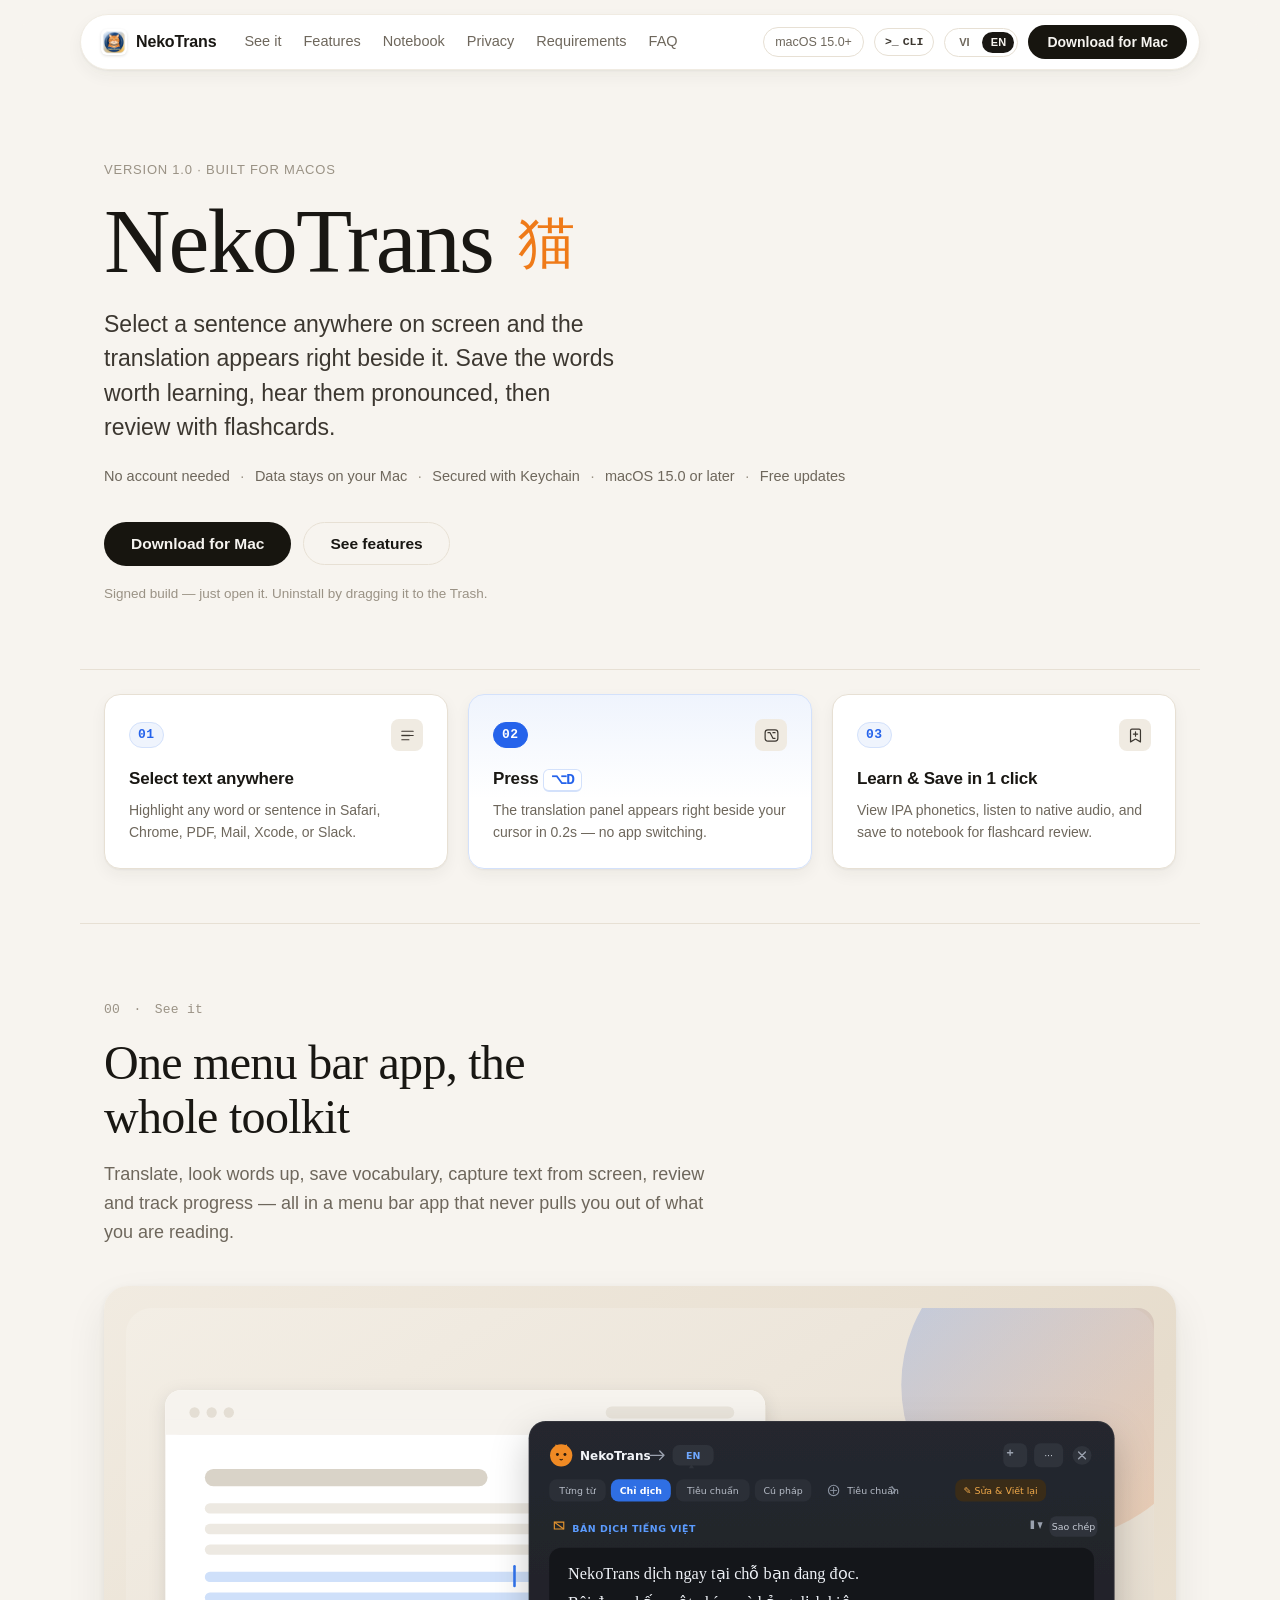
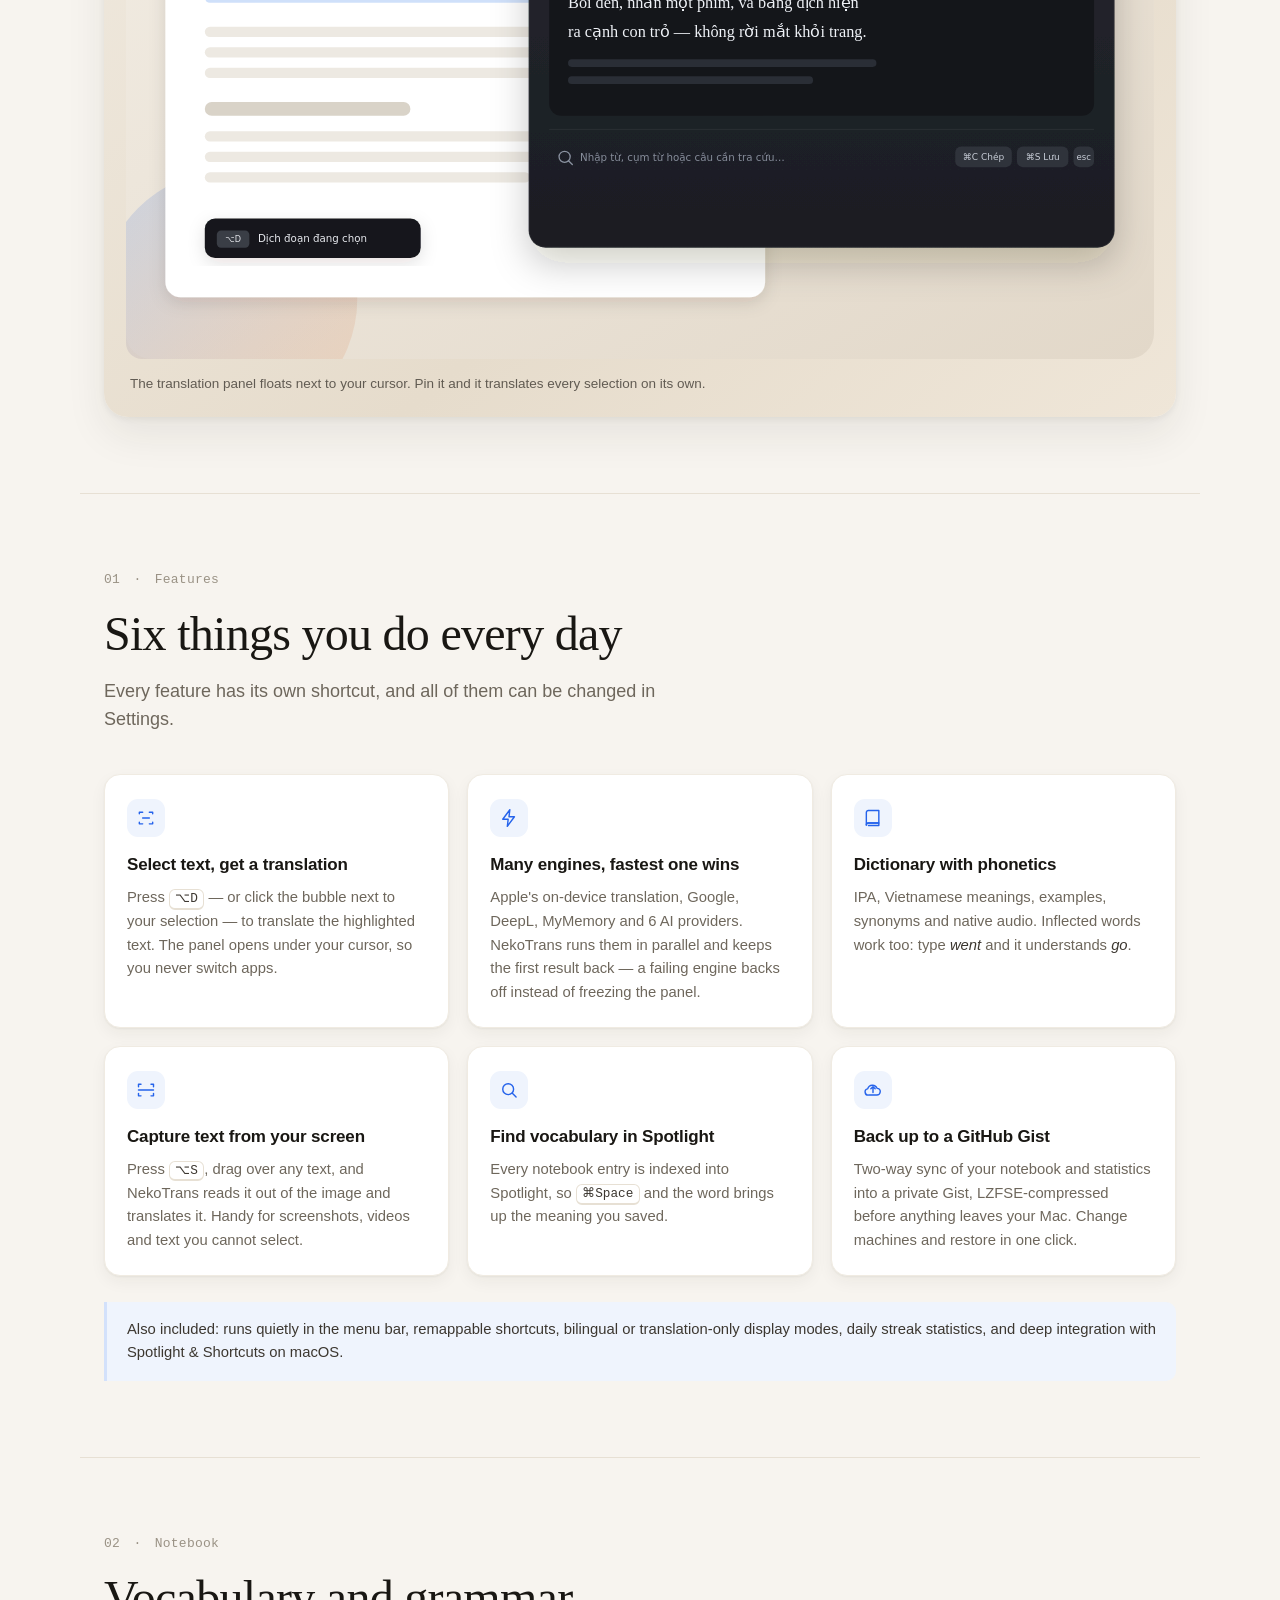
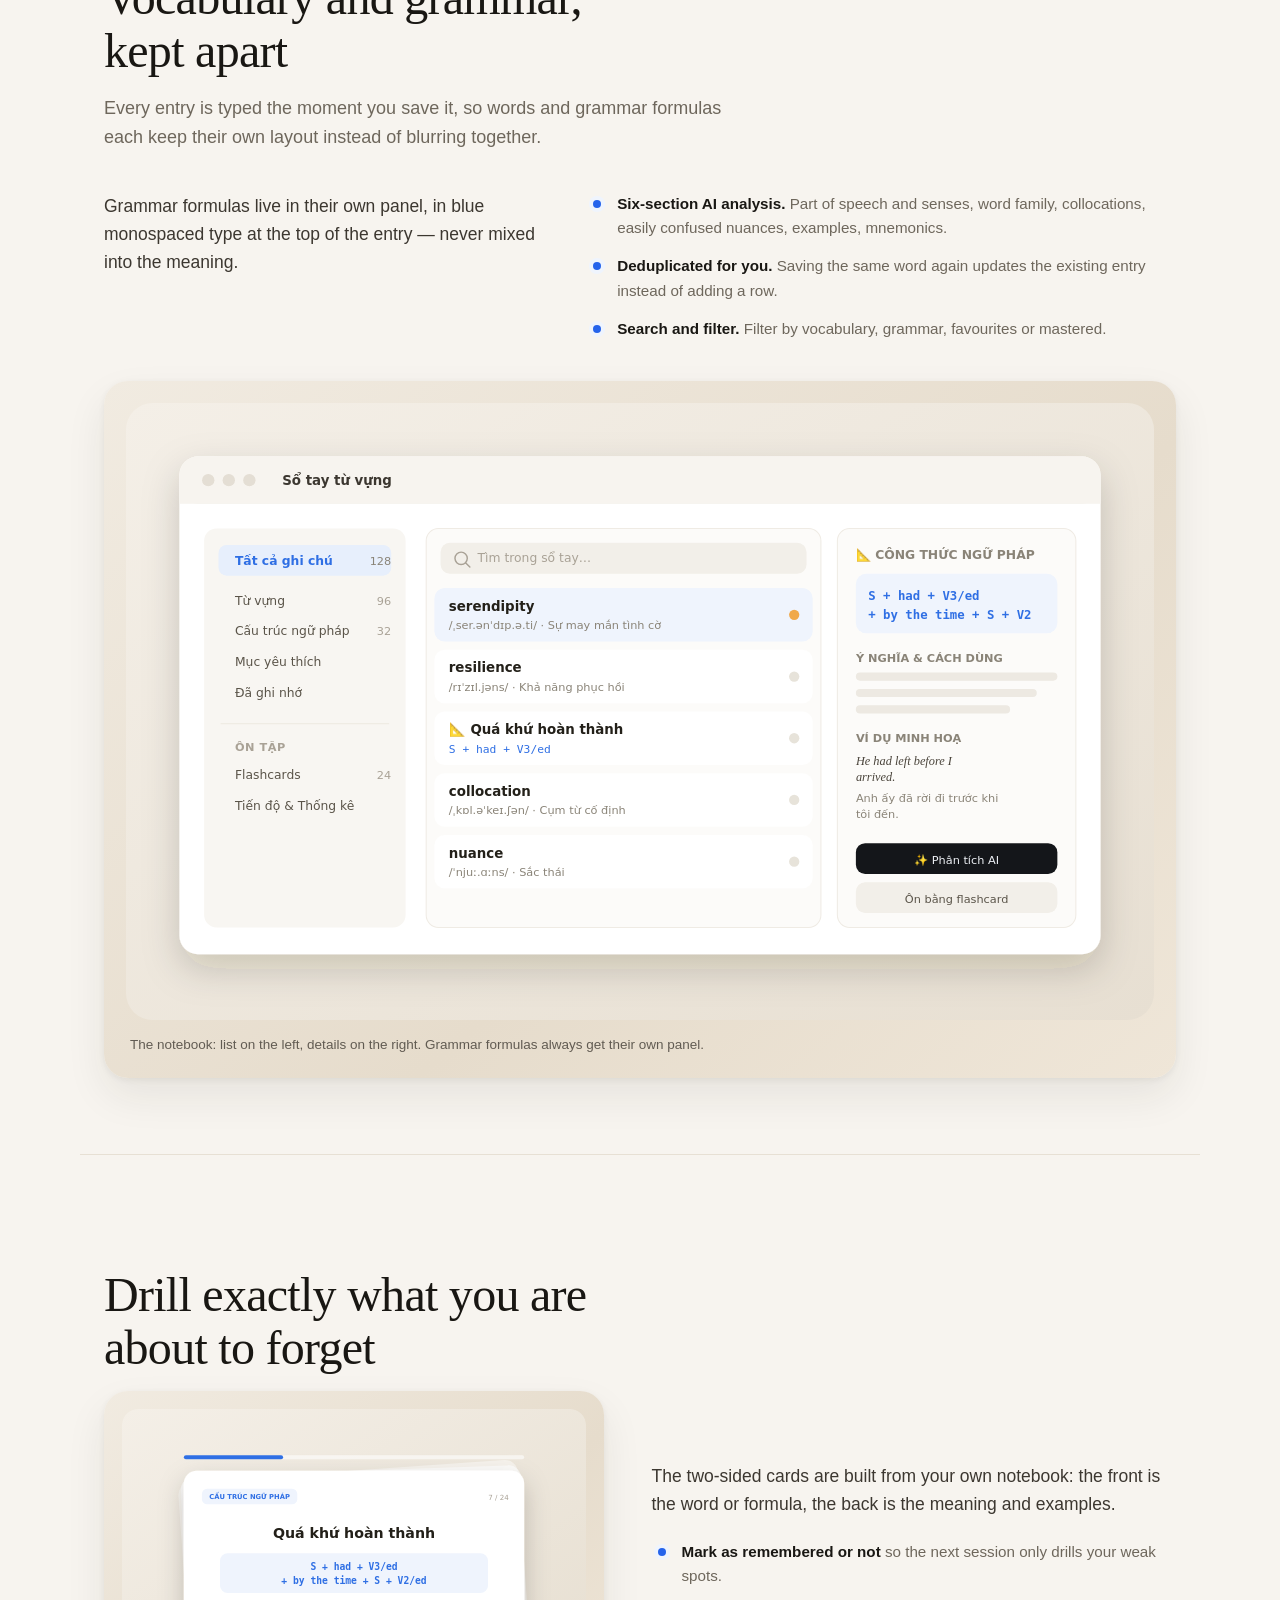
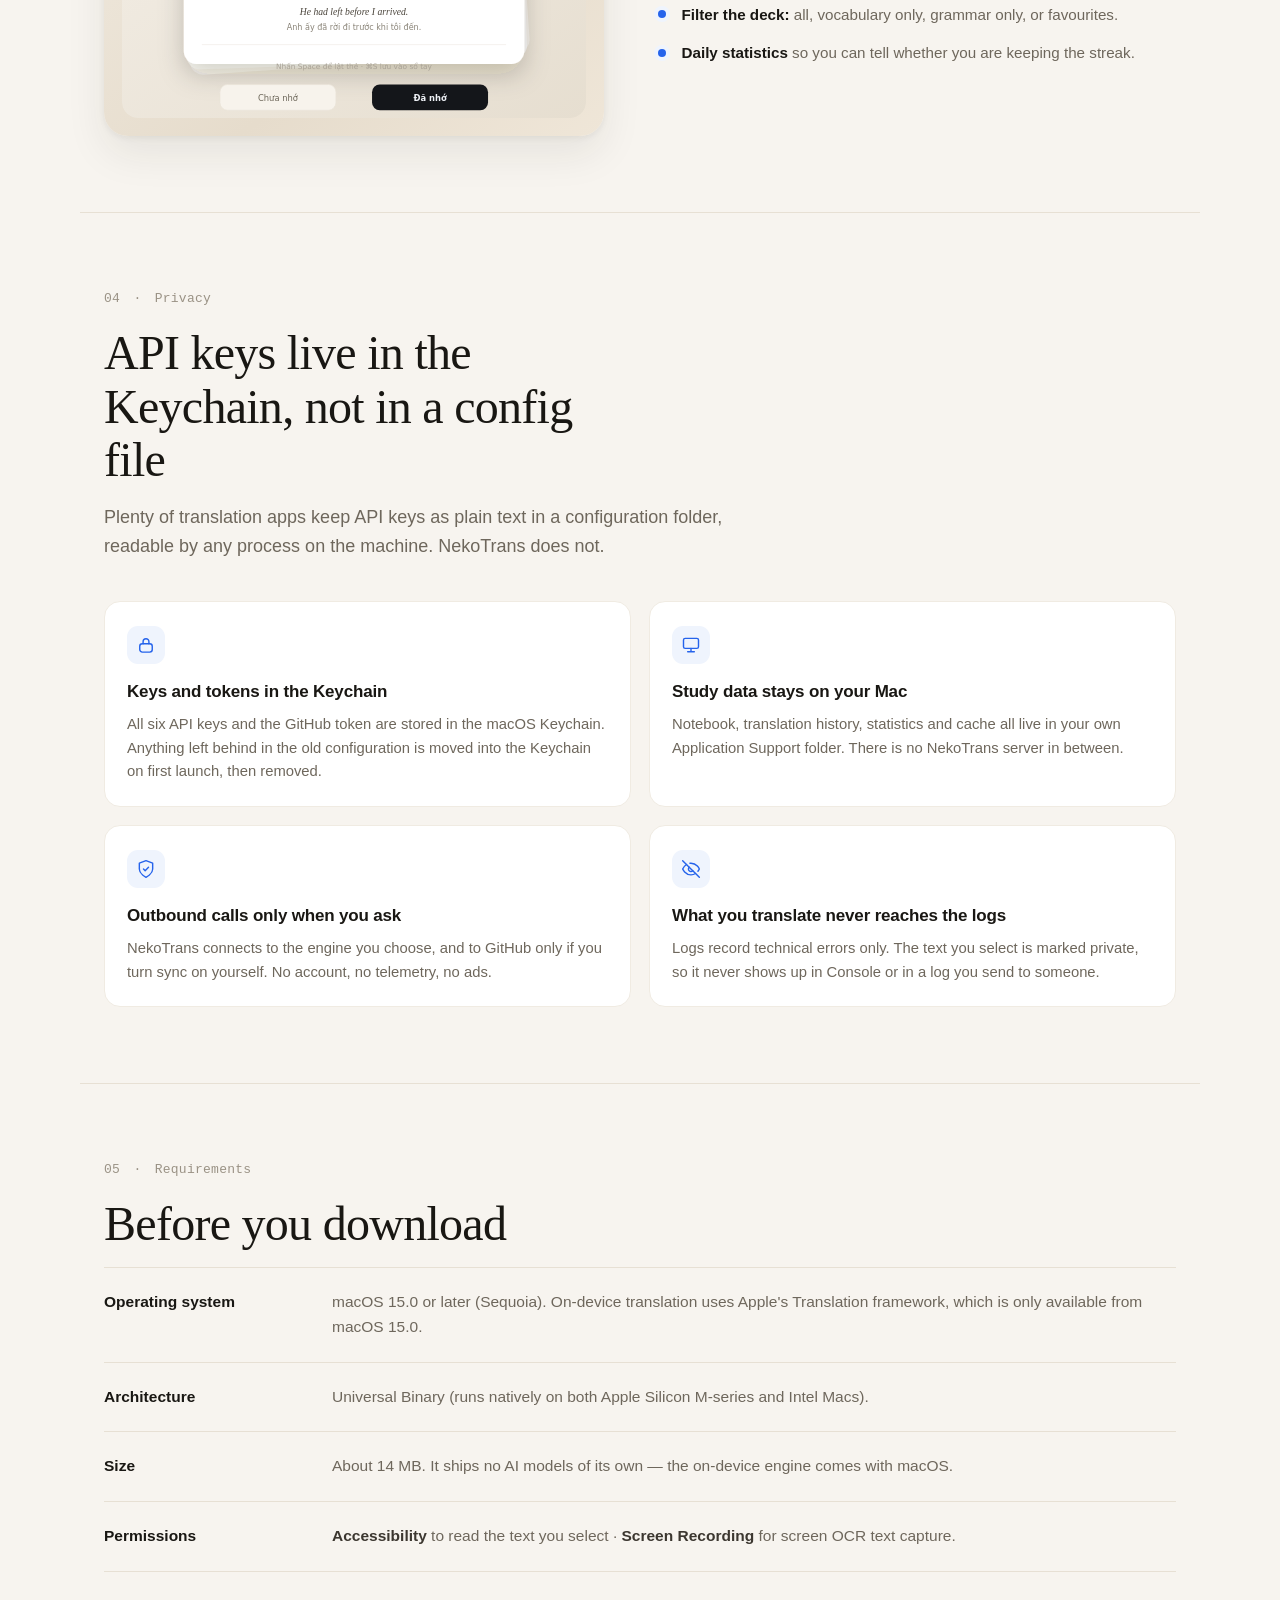
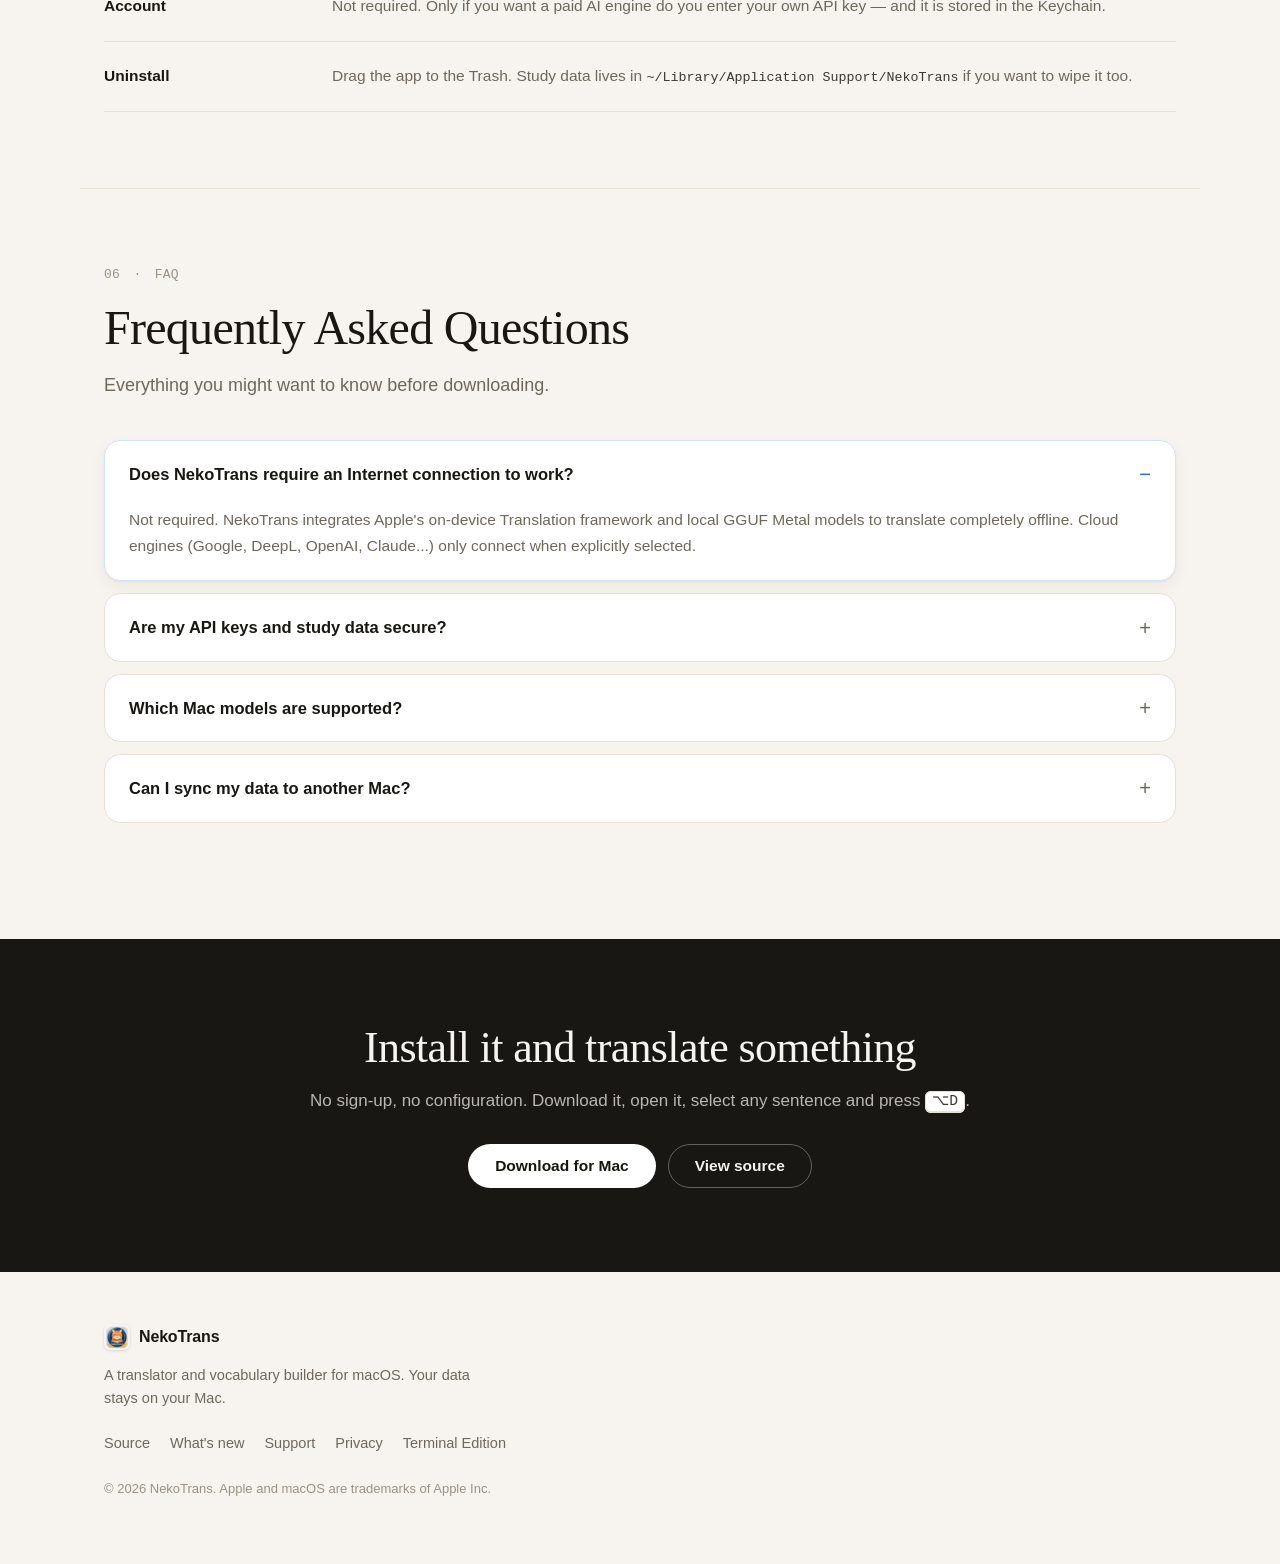
<file: LandingPage/index.html>
<!doctype html>
<html lang="vi">
    <head>
        <meta charset="utf-8" />
        <meta name="viewport" content="width=device-width, initial-scale=1" />
        <title>NekoTrans — Dịch và học từ vựng ngay trên màn hình Mac</title>
        <meta
            name="description"
            content="Bôi đen là dịch. Lưu từ vào sổ tay, nghe phát âm, ôn bằng flashcard. Ứng dụng menu bar cho macOS 15.0+, dữ liệu ở lại máy."
        />
        <meta name="theme-color" content="#F7F4EF" />
        <link rel="icon" href="assets/app-icon.png" type="image/png" />
        <link rel="apple-touch-icon" href="assets/app-icon.png" />
        <link rel="canonical" href="https://github.com/QuocDung21/ToolTrl" />

        <!-- Open Graph / Facebook -->
        <meta property="og:type" content="website" />
        <meta property="og:url" content="https://github.com/QuocDung21/ToolTrl" />
        <meta
            property="og:title"
            content="NekoTrans — Dịch và học từ vựng ngay trên màn hình Mac"
        />
        <meta
            property="og:description"
            content="Bôi đen là dịch. Lưu từ vào sổ tay, nghe phát âm, ôn bằng flashcard. Ứng dụng menu bar cho macOS 15.0+, dữ liệu ở lại máy."
        />
        <meta property="og:image" content="assets/hero-hud.svg" />

        <!-- Twitter Card -->
        <meta name="twitter:card" content="summary_large_image" />
        <meta
            name="twitter:title"
            content="NekoTrans — Dịch và học từ vựng ngay trên màn hình Mac"
        />
        <meta
            name="twitter:description"
            content="Bôi đen là dịch. Lưu từ vào sổ tay, nghe phát âm, ôn bằng flashcard. Ứng dụng menu bar cho macOS 15.0+, dữ liệu ở lại máy."
        />
        <meta name="twitter:image" content="assets/hero-hud.svg" />

        <!-- Structured Data -->
        <script type="application/ld+json">
        {
          "@context": "https://schema.org",
          "@type": "SoftwareApplication",
          "name": "NekoTrans",
          "operatingSystem": "macOS 15.0 or later",
          "applicationCategory": "UtilitiesApplication",
          "offers": {
            "@type": "Offer",
            "price": "0",
            "priceCurrency": "USD"
          },
          "description": "Bôi đen là dịch. Lưu từ vào sổ tay, nghe phát âm, ôn bằng flashcard. Ứng dụng menu bar cho macOS 15.0+, dữ liệu ở lại máy.",
          "softwareVersion": "1.0.0",
          "downloadUrl": "https://github.com/QuocDung21/ToolTrl/releases/latest"
        }
        </script>

        <link rel="stylesheet" href="styles.css" />
    </head>
    <body>
        <!-- Icon sprite -->
        <svg
            width="0"
            height="0"
            style="position: absolute"
            aria-hidden="true"
            focusable="false"
        >
            <!-- Workflow Steps -->
            <symbol
                id="i-step-select"
                viewBox="0 0 24 24"
                fill="none"
                stroke="currentColor"
                stroke-width="1.7"
                stroke-linecap="round"
                stroke-linejoin="round"
            >
                <path d="M4 6h16M4 12h16M4 18h10" />
                <rect x="3" y="10" width="13" height="4" rx="1.5" fill="currentColor" fill-opacity="0.2" stroke="none" />
            </symbol>
            <symbol
                id="i-step-shortcut"
                viewBox="0 0 24 24"
                fill="none"
                stroke="currentColor"
                stroke-width="1.7"
                stroke-linecap="round"
                stroke-linejoin="round"
            >
                <rect x="3" y="4" width="18" height="16" rx="4" />
                <path d="M7 8h3l4 8h3" />
                <path d="M14 8h3" />
            </symbol>
            <symbol
                id="i-step-save"
                viewBox="0 0 24 24"
                fill="none"
                stroke="currentColor"
                stroke-width="1.7"
                stroke-linecap="round"
                stroke-linejoin="round"
            >
                <path d="M19 21l-7-4-7 4V5a2 2 0 0 1 2-2h10a2 2 0 0 1 2 2z" />
                <path d="M12 7v6M9 10h6" />
            </symbol>

            <!-- Features -->
            <symbol
                id="i-select"
                viewBox="0 0 24 24"
                fill="none"
                stroke="currentColor"
                stroke-width="1.7"
                stroke-linecap="round"
                stroke-linejoin="round"
            >
                <path d="M4 7V5h4M20 7V5h-4M4 17v2h4M20 17v2h-4" />
                <path d="M8 12h8" />
            </symbol>
            <symbol
                id="i-bolt"
                viewBox="0 0 24 24"
                fill="none"
                stroke="currentColor"
                stroke-width="1.7"
                stroke-linecap="round"
                stroke-linejoin="round"
            >
                <path d="M13 2 4.5 13.5H11L10 22l8.5-11.5H12z" />
            </symbol>
            <symbol
                id="i-book"
                viewBox="0 0 24 24"
                fill="none"
                stroke="currentColor"
                stroke-width="1.7"
                stroke-linecap="round"
                stroke-linejoin="round"
            >
                <path
                    d="M4 5.5A2.5 2.5 0 0 1 6.5 3H19v15H6.5A2.5 2.5 0 0 0 4 20.5z"
                />
                <path d="M4 20.5A2.5 2.5 0 0 1 6.5 18H19v3H6.5" />
            </symbol>
            <symbol
                id="i-scan"
                viewBox="0 0 24 24"
                fill="none"
                stroke="currentColor"
                stroke-width="1.7"
                stroke-linecap="round"
                stroke-linejoin="round"
            >
                <path d="M3 8V5h3M21 8V5h-3M3 16v3h3M21 16v3h-3" />
                <path d="M3 12h18" />
            </symbol>
            <symbol
                id="i-search"
                viewBox="0 0 24 24"
                fill="none"
                stroke="currentColor"
                stroke-width="1.7"
                stroke-linecap="round"
                stroke-linejoin="round"
            >
                <circle cx="11" cy="11" r="6.5" />
                <path d="M16 16l4.5 4.5" />
            </symbol>
            <symbol
                id="i-cloud"
                viewBox="0 0 24 24"
                fill="none"
                stroke="currentColor"
                stroke-width="1.7"
                stroke-linecap="round"
                stroke-linejoin="round"
            >
                <path
                    d="M7 18h9.5a4 4 0 0 0 .4-8A6 6 0 0 0 5.6 10.6 3.7 3.7 0 0 0 7 18z"
                />
                <path d="M12 15V8m0 0-2.6 2.6M12 8l2.6 2.6" />
            </symbol>

            <!-- Privacy & Security -->
            <symbol
                id="i-lock"
                viewBox="0 0 24 24"
                fill="none"
                stroke="currentColor"
                stroke-width="1.7"
                stroke-linecap="round"
                stroke-linejoin="round"
            >
                <rect x="4.5" y="10.5" width="15" height="10" rx="3" />
                <path d="M8.5 10.5V8a3.5 3.5 0 0 1 7 0v2.5" />
            </symbol>
            <symbol
                id="i-device"
                viewBox="0 0 24 24"
                fill="none"
                stroke="currentColor"
                stroke-width="1.7"
                stroke-linecap="round"
                stroke-linejoin="round"
            >
                <rect x="3" y="4" width="18" height="12" rx="2" />
                <path d="M8 20h8M12 16v4" />
            </symbol>
            <symbol
                id="i-shield"
                viewBox="0 0 24 24"
                fill="none"
                stroke="currentColor"
                stroke-width="1.7"
                stroke-linecap="round"
                stroke-linejoin="round"
            >
                <path d="M12 22s8-4 8-10V5l-8-3-8 3v7c0 6 8 10 8 10z" />
                <path d="M9 12l2 2 4-4" />
            </symbol>
            <symbol
                id="i-eye-off"
                viewBox="0 0 24 24"
                fill="none"
                stroke="currentColor"
                stroke-width="1.7"
                stroke-linecap="round"
                stroke-linejoin="round"
            >
                <path d="M9.88 9.88a3 3 0 1 0 4.24 4.24" />
                <path d="M10.73 5.08A10.43 10.43 0 0 1 12 5c7 0 10 7 10 7a13.16 13.16 0 0 1-1.67 2.68" />
                <path d="M6.61 6.61A13.526 13.526 0 0 0 2 12s3 7 10 7a9.74 9.74 0 0 0 5.39-1.61" />
                <line x1="2" y1="2" x2="22" y2="22" />
            </symbol>
        </svg>

        <a class="skip" href="#main" data-i18n="nav.skip">Bỏ qua điều hướng</a>

        <header class="nav-wrap">
            <nav
                class="nav"
                aria-label="Điều hướng chính"
                data-i18n-label="nav.ariaLabel"
            >
                <a class="brand" href="#top">
                    <img
                        class="brand-mark"
                        src="assets/app-icon.png"
                        width="28"
                        height="28"
                        alt="NekoTrans"
                    />
                    <span>NekoTrans</span>
                </a>
                <ul class="nav-links">
                    <li>
                        <a href="#xem-qua" data-i18n="nav.seeIt">Xem qua</a>
                    </li>
                    <li>
                        <a href="#tinh-nang" data-i18n="nav.features"
                            >Tính năng</a
                        >
                    </li>
                    <li>
                        <a href="#so-tay" data-i18n="nav.notebook">Sổ tay</a>
                    </li>
                    <li>
                        <a href="#rieng-tu" data-i18n="nav.privacy">Riêng tư</a>
                    </li>
                    <li>
                        <a href="#yeu-cau" data-i18n="nav.requirements"
                            >Yêu cầu</a
                        >
                    </li>
                    <li>
                        <a href="#faq" data-i18n="nav.faq">Hỏi đáp</a>
                    </li>
                </ul>
                <div class="nav-right">
                    <span class="chip" data-site-value="minimumMacOS" data-site-prefix="macOS " data-site-suffix="+">macOS 15.0+</span>
                    <a class="nav-cli-btn" href="cli.html" title="Chuyển sang giao diện dòng lệnh (CLI Terminal)">
                        <span aria-hidden="true">&gt;_</span> <span data-i18n="nav.cli">CLI</span>
                    </a>
                    <div class="lang-switcher" role="group" data-i18n-label="nav.langLabel">
                        <span class="lang-label" data-i18n="nav.langLabel">Ngôn ngữ</span>
                        <button class="lang-button" type="button" data-lang="vi" aria-label="Tiếng Việt" aria-pressed="true">VI</button>
                        <button class="lang-button" type="button" data-lang="en" aria-label="English" aria-pressed="false">EN</button>
                    </div>
                    <a
                        class="btn btn-dark btn-sm"
                        href="#"
                        data-placeholder="download-url"
                        data-i18n="action.download"
                        >Tải cho Mac</a
                    >
                </div>
            </nav>
        </header>

        <main id="main">
            <!-- Hero -->
            <section class="hero" id="top">
                <p class="eyebrow" data-i18n="hero.eyebrow">
                    Phiên bản 1.0 · Dành cho macOS
                </p>
                <h1 class="hero-title">
                    NekoTrans <span class="hero-glyph">猫</span>
                </h1>
                <p class="hero-lead" data-i18n="hero.lead">
                    Bôi đen một câu trên màn hình là có bản dịch ngay bên cạnh.
                    Từ nào đáng học thì lưu vào sổ tay, nghe phát âm, rồi ôn
                    bằng flashcard.
                </p>
                <p class="hero-meta" data-i18n-html="hero.metaHtml">
                    Không cần tài khoản <span aria-hidden="true">·</span> Dữ
                    liệu ở lại máy <span aria-hidden="true">·</span> Bảo mật
                    bằng Keychain <span aria-hidden="true">·</span> macOS 15.0 trở
                    lên <span aria-hidden="true">·</span>
                    Cập nhật miễn phí
                </p>
                <div class="hero-actions">
                    <a
                        class="btn btn-dark"
                        href="#"
                        data-placeholder="download-url"
                        data-i18n="action.download"
                        >Tải cho Mac</a
                    >
                    <a
                        class="btn btn-ghost"
                        href="#tinh-nang"
                        data-i18n="action.seeFeatures"
                        >Xem tính năng</a
                    >
                </div>
                <p class="hero-note" data-i18n="hero.note">
                    Bản dựng ký sẵn, mở là chạy. Gỡ bằng cách kéo vào Thùng rác.
                </p>
            </section>

            <!-- Quick 3-Step Workflow -->
            <section
                class="steps-section"
                aria-label="Quy trình 3 bước sử dụng"
                data-i18n-label="steps.ariaLabel"
            >
                <div class="steps-grid stagger">
                    <div class="step-card">
                        <div class="step-header">
                            <span class="step-num">01</span>
                            <span class="step-icon">
                                <svg aria-hidden="true"><use href="#i-step-select" /></svg>
                            </span>
                        </div>
                        <h3 class="step-title" data-i18n="steps.s1Title">Bôi đen văn bản</h3>
                        <p class="step-desc" data-i18n="steps.s1Desc">
                            Chọn bất kỳ từ hay câu nào trong Safari, Chrome, PDF, Mail, Xcode hay Slack.
                        </p>
                    </div>

                    <div class="step-card step-card-featured">
                        <div class="step-header">
                            <span class="step-num">02</span>
                            <span class="step-icon">
                                <svg aria-hidden="true"><use href="#i-step-shortcut" /></svg>
                            </span>
                        </div>
                        <h3 class="step-title" data-i18n-html="steps.s2Title">Nhấn phím <kbd>⌥D</kbd></h3>
                        <p class="step-desc" data-i18n="steps.s2Desc">
                            Bảng dịch nổi ngay sát con trỏ chuột trong 0.2s — không cần chuyển ứng dụng.
                        </p>
                    </div>

                    <div class="step-card">
                        <div class="step-header">
                            <span class="step-num">03</span>
                            <span class="step-icon">
                                <svg aria-hidden="true"><use href="#i-step-save" /></svg>
                            </span>
                        </div>
                        <h3 class="step-title" data-i18n="steps.s3Title">Xem nghĩa & Lưu từ</h3>
                        <p class="step-desc" data-i18n="steps.s3Desc">
                            Xem phiên âm IPA, nghe phát âm và bấm lưu vào sổ tay để ôn lại bằng flashcard.
                        </p>
                    </div>
                </div>
            </section>

            <hr class="rule" />

            <!-- 00 · See it -->
            <section class="section reveal" id="xem-qua">
                <p class="label" data-i18n-html="s00.labelHtml">
                    00 <span aria-hidden="true">·</span> Xem qua
                </p>
                <h2 class="h2" data-i18n="s00.h2">
                    Một tiện ích, cả bộ công cụ
                </h2>
                <p class="section-lead" data-i18n="s00.lead">
                    Dịch, tra từ, lưu từ vựng, chép màn hình, ôn tập và thống kê
                    — gói trong một ứng dụng menu bar, không mở thêm cửa sổ nào
                    khi bạn đang đọc.
                </p>
                <figure class="shot reveal reveal-scale">
                    <img
                        src="assets/hero-hud.svg"
                        width="1200"
                        height="760"
                        fetchpriority="high"
                        alt="Bôi đen một câu trên trang web, bảng dịch NekoTrans hiện ngay bên cạnh con trỏ"
                        data-i18n-alt="s00.imgAlt"
                    />
                    <figcaption data-i18n="s00.caption">
                        Bảng dịch nổi gần con trỏ. Ghim lại thì nó tự dịch mỗi
                        khi bạn bôi đen.
                    </figcaption>
                </figure>
            </section>

            <hr class="rule" />

            <!-- 01 · Features -->
            <section class="section" id="tinh-nang">
                <p class="label reveal" data-i18n-html="s01.labelHtml">
                    01 <span aria-hidden="true">·</span> Tính năng
                </p>
                <h2 class="h2 reveal" data-i18n="s01.h2">
                    Sáu việc bạn làm mỗi ngày
                </h2>
                <p class="section-lead reveal" data-i18n="s01.lead">
                    Mỗi tính năng đều có phím tắt riêng và đổi được trong Cài
                    đặt.
                </p>

                <ul class="grid stagger">
                    <li class="card">
                        <span class="card-icon"
                            ><svg aria-hidden="true">
                                <use href="#i-select" /></svg
                        ></span>
                        <h3 data-i18n="f1.title">Bôi đen là dịch</h3>
                        <p data-i18n-html="f1.bodyHtml">
                            Nhấn <kbd>⌥D</kbd> (hoặc bấm bong bóng nổi cạnh vùng
                            chọn) để dịch đoạn đang bôi đen. Bảng dịch hiện ngay
                            dưới con trỏ, không cần chuyển ứng dụng.
                        </p>
                    </li>
                    <li class="card">
                        <span class="card-icon"
                            ><svg aria-hidden="true"><use href="#i-bolt" /></svg
                        ></span>
                        <h3 data-i18n="f2.title">
                            Nhiều engine, tự chọn cái nhanh nhất
                        </h3>
                        <p data-i18n="f2.body">
                            Apple dịch on-device, Google, DeepL, MyMemory và 6
                            nhà cung cấp AI. NekoTrans chạy song song rồi lấy
                            kết quả về trước — engine lỗi sẽ tự tạm nghỉ thay vì
                            treo bảng dịch.
                        </p>
                    </li>
                    <li class="card">
                        <span class="card-icon"
                            ><svg aria-hidden="true"><use href="#i-book" /></svg
                        ></span>
                        <h3 data-i18n="f3.title">Tra từ điển có phiên âm</h3>
                        <p data-i18n-html="f3.bodyHtml">
                            Phiên âm IPA, nghĩa tiếng Việt, ví dụ, từ đồng nghĩa
                            và phát âm bản xứ. Từ chia thì vẫn tra được: gõ
                            <em>went</em> sẽ hiểu là <em>go</em>.
                        </p>
                    </li>
                    <li class="card">
                        <span class="card-icon"
                            ><svg aria-hidden="true"><use href="#i-scan" /></svg
                        ></span>
                        <h3 data-i18n="f4.title">Chụp màn hình để lấy chữ</h3>
                        <p data-i18n-html="f4.bodyHtml">
                            Nhấn <kbd>⌥S</kbd>, khoanh vùng có chữ, NekoTrans
                            đọc chữ trong ảnh và dịch luôn. Dùng cho ảnh chụp,
                            video, hay đoạn chữ không copy được.
                        </p>
                    </li>
                    <li class="card">
                        <span class="card-icon"
                            ><svg aria-hidden="true">
                                <use href="#i-search" /></svg
                        ></span>
                        <h3 data-i18n="f5.title">
                            Tìm từ vựng trong Spotlight
                        </h3>
                        <p data-i18n-html="f5.bodyHtml">
                            Mọi mục trong sổ tay được đánh chỉ mục vào
                            Spotlight, nên <kbd>⌘Space</kbd> rồi gõ từ là ra
                            ngay nghĩa đã lưu.
                        </p>
                    </li>
                    <li class="card">
                        <span class="card-icon"
                            ><svg aria-hidden="true">
                                <use href="#i-cloud" /></svg
                        ></span>
                        <h3 data-i18n="f6.title">Sao lưu lên GitHub Gist</h3>
                        <p data-i18n="f6.body">
                            Đồng bộ hai chiều sổ tay và thống kê vào một Gist
                            riêng tư, dữ liệu nén LZFSE trước khi gửi. Đổi máy
                            thì khôi phục lại trong một lần bấm.
                        </p>
                    </li>
                </ul>

                <p class="also reveal" data-i18n="s01.also">
                    Kèm theo: chạy ở menu bar không chiếm Dock, phím tắt tuỳ
                    biến, hiển thị song ngữ hoặc chỉ dịch, thống kê mục tiêu học
                    tập, và tích hợp sâu Spotlight & Phím tắt (Shortcuts) trên
                    macOS.
                </p>
            </section>

            <hr class="rule" />

            <!-- 02 · Notebook -->
            <section class="section" id="so-tay">
                <p class="label reveal" data-i18n-html="s02.labelHtml">
                    02 <span aria-hidden="true">·</span> Sổ tay
                </p>
                <h2 class="h2 reveal" data-i18n="s02.h2">
                    Từ vựng và ngữ pháp, tách bạch
                </h2>

                <p class="section-lead reveal" data-i18n="s02.lead">
                    Mỗi mục lưu vào sổ tay đều được gắn loại ngay lúc tạo, nên
                    từ vựng và công thức ngữ pháp có cách hiển thị riêng, không
                    lẫn vào nhau.
                </p>

                <div class="twocol">
                    <p
                        class="twocol-lead reveal reveal-left"
                        data-i18n="s02.twocolLead"
                    >
                        Công thức ngữ pháp nằm ở khung riêng bằng chữ đẳng
                        khoảng màu xanh, ngay trên đầu mục — không trộn lẫn với
                        phần nghĩa.
                    </p>
                    <ul class="ticks stagger">
                        <li data-i18n-html="s02.t1Html">
                            <strong>Phân tích AI sáu phần.</strong> Từ loại và
                            tầng nghĩa, họ từ, collocation, sắc thái dễ nhầm, ví
                            dụ, mẹo ghi nhớ.
                        </li>
                        <li data-i18n-html="s02.t2Html">
                            <strong>Tự chống trùng.</strong> Lưu lại cùng một từ
                            thì cập nhật mục cũ, không tạo thêm dòng.
                        </li>
                        <li data-i18n-html="s02.t3Html">
                            <strong>Tìm kiếm và lọc.</strong> Lọc theo từ vựng,
                            ngữ pháp, yêu thích, đã ghi nhớ.
                        </li>
                    </ul>
                </div>

                <figure class="shot reveal reveal-scale">
                    <img
                        src="assets/notebook.svg"
                        width="1000"
                        height="640"
                        loading="lazy"
                        decoding="async"
                        alt="Sổ tay từ vựng: danh sách từ kèm phiên âm, bộ lọc theo loại, và khung công thức ngữ pháp riêng"
                        data-i18n-alt="s02.imgAlt"
                    />
                    <figcaption data-i18n="s02.caption">
                        Sổ tay: danh sách bên trái, chi tiết bên phải. Công thức
                        ngữ pháp luôn ở khung riêng.
                    </figcaption>
                </figure>
            </section>

            <hr class="rule" />

            <!-- 03 · Flashcards -->
            <section class="section" id="on-tap">
                <p class="label reveal" data-i18n-html="s03.labelHtml">
                    03 <span aria-hidden="true">·</span> Ôn tập
                </p>
                <h2 class="h2 reveal" data-i18n="s03.h2">
                    Học lại đúng thứ bạn sắp quên
                </h2>

                <div class="split split-reverse">
                    <div class="split-text">
                        <p class="reveal reveal-right" data-i18n="s03.body">
                            Thẻ lật hai mặt lấy dữ liệu từ chính sổ tay: mặt
                            trước là từ hoặc công thức, mặt sau là nghĩa và ví
                            dụ.
                        </p>
                        <ul class="ticks stagger">
                            <li data-i18n-html="s03.t1Html">
                                <strong>Đánh dấu đã nhớ / chưa nhớ</strong> để
                                lần sau chỉ ôn phần còn yếu.
                            </li>
                            <li data-i18n-html="s03.t2Html">
                                <strong>Lọc theo bộ thẻ:</strong> tất cả, chỉ từ
                                vựng, chỉ ngữ pháp, mục yêu thích.
                            </li>
                            <li data-i18n-html="s03.t3Html">
                                <strong>Thống kê theo ngày</strong> để biết mình
                                có đang giữ nhịp hay không.
                            </li>
                        </ul>
                    </div>
                    <figure class="shot shot-sm reveal reveal-left">
                        <img
                            src="assets/flashcard.svg"
                            width="720"
                            height="480"
                            loading="lazy"
                            decoding="async"
                            alt="Thẻ flashcard công thức ngữ pháp với hai lựa chọn Đã nhớ và Chưa nhớ"
                            data-i18n-alt="s03.imgAlt"
                        />
                    </figure>
                </div>
            </section>

            <hr class="rule" />

            <!-- 04 · Privacy -->
            <section class="section" id="rieng-tu">
                <p class="label reveal" data-i18n-html="s04.labelHtml">
                    04 <span aria-hidden="true">·</span> Riêng tư
                </p>
                <h2 class="h2 reveal" data-i18n="s04.h2">
                    Khoá API nằm trong Keychain, không phải trong file cấu hình
                </h2>
                <p class="section-lead reveal" data-i18n="s04.lead">
                    Nhiều ứng dụng dịch lưu khoá API dạng văn bản thường trong
                    thư mục cấu hình — đọc được bằng bất kỳ tiến trình nào.
                    NekoTrans thì không.
                </p>

                <ul class="grid grid-2 stagger">
                    <li class="card card-plain">
                        <span class="card-icon"
                            ><svg aria-hidden="true"><use href="#i-lock" /></svg
                        ></span>
                        <h3 data-i18n="p1.title">
                            Khoá và token trong Keychain
                        </h3>
                        <p data-i18n="p1.body">
                            Sáu khoá API và token GitHub đều nằm trong Keychain
                            của macOS. Bản cũ còn sót trong cấu hình sẽ được
                            chuyển sang Keychain ở lần chạy đầu, rồi xoá đi.
                        </p>
                    </li>
                    <li class="card card-plain">
                        <span class="card-icon"
                            ><svg aria-hidden="true"><use href="#i-device" /></svg
                        ></span>
                        <h3 data-i18n="p2.title">Dữ liệu học ở lại máy</h3>
                        <p data-i18n="p2.body">
                            Sổ tay, lịch sử dịch, thống kê và cache đều nằm
                            trong thư mục Application Support của bạn. Không có
                            máy chủ trung gian nào của NekoTrans.
                        </p>
                    </li>
                    <li class="card card-plain">
                        <span class="card-icon"
                            ><svg aria-hidden="true">
                                <use href="#i-shield" /></svg
                        ></span>
                        <h3 data-i18n="p3.title">
                            Chỉ gọi ra ngoài khi bạn yêu cầu
                        </h3>
                        <p data-i18n="p3.body">
                            NekoTrans chỉ kết nối tới engine bạn chọn, và tới
                            GitHub nếu bạn tự bật đồng bộ. Không có tài khoản,
                            không telemetry, không quảng cáo.
                        </p>
                    </li>
                    <li class="card card-plain">
                        <span class="card-icon"
                            ><svg aria-hidden="true">
                                <use href="#i-eye-off" /></svg
                        ></span>
                        <h3 data-i18n="p4.title">
                            Nội dung bạn dịch không vào log
                        </h3>
                        <p data-i18n="p4.body">
                            Nhật ký chỉ ghi lỗi kỹ thuật. Phần chữ bạn bôi đen
                            được đánh dấu riêng tư, nên không xuất hiện trong
                            Console hay khi bạn gửi log cho ai đó.
                        </p>
                    </li>
                </ul>
            </section>

            <hr class="rule" />

            <!-- 05 · Requirements -->
            <section class="section" id="yeu-cau">
                <p class="label reveal" data-i18n-html="s05.labelHtml">
                    05 <span aria-hidden="true">·</span> Yêu cầu
                </p>
                <h2 class="h2 reveal" data-i18n="s05.h2">Trước khi tải</h2>

                <dl class="specs stagger">
                    <div>
                        <dt data-i18n="spec.os.dt">Hệ điều hành</dt>
                        <dd data-i18n-html="spec.os.ddHtml">
                            macOS 15.0 trở lên (Sequoia). Bản dịch on-device dùng
                            framework Translation của Apple, chỉ có từ macOS 15.0.
                        </dd>
                    </div>
                    <div>
                        <dt data-i18n="spec.arch.dt">Kiến trúc</dt>
                        <dd data-i18n="spec.arch.dd">
                            Universal Binary (chạy mượt trên cả Apple Silicon M1–M4 và Intel).
                        </dd>
                    </div>
                    <div>
                        <dt data-i18n="spec.size.dt">Dung lượng</dt>
                        <dd data-i18n="spec.size.dd">
                            Khoảng 14 MB. Không kèm model AI nào — engine on-device do macOS
                            cung cấp.
                        </dd>
                    </div>
                    <div>
                        <dt data-i18n="spec.perm.dt">Quyền cần cấp</dt>
                        <dd data-i18n-html="spec.perm.ddHtml">
                            <strong>Trợ năng</strong> để lấy đoạn văn bản đang
                            chọn · <strong>Ghi màn hình</strong> cho tính năng
                            chụp chữ màn hình (OCR).
                        </dd>
                    </div>
                    <div>
                        <dt data-i18n="spec.account.dt">Tài khoản</dt>
                        <dd data-i18n="spec.account.dd">
                            Không cần. Chỉ khi bạn muốn dùng engine AI trả phí
                            thì nhập khoá API của riêng bạn — khoá được lưu
                            trong Keychain.
                        </dd>
                    </div>
                    <div>
                        <dt data-i18n="spec.uninstall.dt">Gỡ cài đặt</dt>
                        <dd data-i18n-html="spec.uninstall.ddHtml">
                            Kéo ứng dụng vào Thùng rác. Dữ liệu học nằm trong
                            <code>~/Library/Application Support/NekoTrans</code>
                            nếu bạn muốn xoá sạch.
                        </dd>
                    </div>
                </dl>
            </section>

            <hr class="rule" />

            <!-- 06 · FAQ -->
            <section class="section" id="faq">
                <p class="label reveal" data-i18n-html="s06.labelHtml">
                    06 <span aria-hidden="true">·</span> Hỏi đáp
                </p>
                <h2 class="h2 reveal" data-i18n="s06.h2">Câu hỏi thường gặp</h2>
                <p class="section-lead reveal" data-i18n="s06.lead">
                    Những điều người dùng Mac thường quan tâm trước khi cài đặt.
                </p>

                <div class="faq-list stagger">
                    <details class="faq-item" open>
                        <summary class="faq-question" data-i18n="faq.q1">NekoTrans có cần kết nối Internet để hoạt động không?</summary>
                        <div class="faq-answer" data-i18n="faq.a1">
                            Không bắt buộc. NekoTrans tích hợp Apple Translation framework và mô hình GGUF Metal để dịch hoàn toàn offline trên máy. Các engine đám mây (Google, DeepL, OpenAI, Claude...) chỉ gửi yêu cầu khi bạn chủ động lựa chọn.
                        </div>
                    </details>
                    <details class="faq-item">
                        <summary class="faq-question" data-i18n="faq.q2">Khóa API và dữ liệu của tôi có an toàn không?</summary>
                        <div class="faq-answer" data-i18n="faq.a2">
                            Tuyệt đối an toàn. Mọi API key và token GitHub đều nằm trong macOS Keychain — bảo mật phần cứng qua Secure Enclave. Dữ liệu học tập và lịch sử dịch lưu hoàn toàn trong Application Support trên máy của bạn, không có bất kỳ máy chủ trung gian nào.
                        </div>
                    </details>
                    <details class="faq-item">
                        <summary class="faq-question" data-i18n="faq.q3">Ứng dụng hỗ trợ dòng máy Mac nào?</summary>
                        <div class="faq-answer" data-i18n="faq.a3">
                            NekoTrans hỗ trợ cả chip Apple Silicon (M1/M2/M3/M4) và chip Intel (Universal Binary). Yêu cầu hệ điều hành macOS 15.0 Sequoia trở lên để sử dụng Apple Translation framework.
                        </div>
                    </details>
                    <details class="faq-item">
                        <summary class="faq-question" data-i18n="faq.q4">Tôi có thể đồng bộ sang máy Mac khác không?</summary>
                        <div class="faq-answer" data-i18n="faq.a4">
                            Hoàn toàn được. Bạn có thể đồng bộ hai chiều sổ tay từ vựng và thống kê học tập qua GitHub Gist riêng tư (dữ liệu được nén LZFSE trước khi gửi). Đổi máy chỉ cần nhập token là khôi phục toàn bộ trong một click.
                        </div>
                    </details>
                </div>
            </section>

            <!-- Final CTA -->
            <section class="cta" id="tai-ve">
                <div class="cta-inner reveal">
                    <h2 data-i18n="cta.h2">Cài xong là dịch được ngay</h2>
                    <p data-i18n-html="cta.bodyHtml">
                        Không đăng ký, không cấu hình. Tải về, mở lên, bôi đen
                        một câu bất kỳ và nhấn <kbd>⌥D</kbd>.
                    </p>
                    <div class="hero-actions">
                        <a
                            class="btn btn-light"
                            href="#"
                            data-placeholder="download-url"
                            data-i18n="action.download"
                            >Tải cho Mac</a
                        >
                        <a
                            class="btn btn-outline-light"
                            href="#"
                            data-placeholder="source-url"
                            data-i18n="action.source"
                            >Xem mã nguồn</a
                        >
                    </div>
                </div>
            </section>
        </main>

        <footer class="footer">
            <div class="footer-inner">
                <a class="brand" href="#top">
                    <img
                        class="brand-mark"
                        src="assets/app-icon.png"
                        width="28"
                        height="28"
                        alt="NekoTrans"
                    />
                    <span>NekoTrans</span>
                </a>
                <p class="footer-note" data-i18n="footer.note">
                    Ứng dụng dịch và học từ vựng cho macOS. Dữ liệu của bạn ở
                    lại máy.
                </p>
                <ul class="footer-links">
                    <li>
                        <a
                            href="#"
                            data-placeholder="source-url"
                            data-i18n="footer.source"
                            >Mã nguồn</a
                        >
                    </li>
                    <li>
                        <a
                            href="#"
                            data-placeholder="changelog-url"
                            data-i18n="footer.changelog"
                            >Có gì mới</a
                        >
                    </li>
                    <li>
                        <a
                            href="#"
                            data-placeholder="support-url"
                            data-i18n="footer.support"
                            >Hỗ trợ</a
                        >
                    </li>
                    <li>
                        <a
                            href="#"
                            data-placeholder="privacy-url"
                            data-i18n="footer.privacy"
                            >Quyền riêng tư</a
                        >
                    </li>
                    <li>
                        <a
                            href="cli.html"
                            data-i18n="footer.cli"
                            >Bản dòng lệnh (CLI)</a
                        >
                    </li>
                </ul>
                <p class="footer-legal">
                    © <span id="year">2026</span> NekoTrans.
                    <span data-i18n="footer.trademark"
                        >Apple, macOS là thương hiệu của Apple Inc.</span
                    >
                </p>
            </div>
        </footer>

        <script src="site-data.js"></script>
        <script src="i18n.js"></script>
        <script src="app.js"></script>
        <script src="animations.js"></script>
    </body>
</html>
</file>
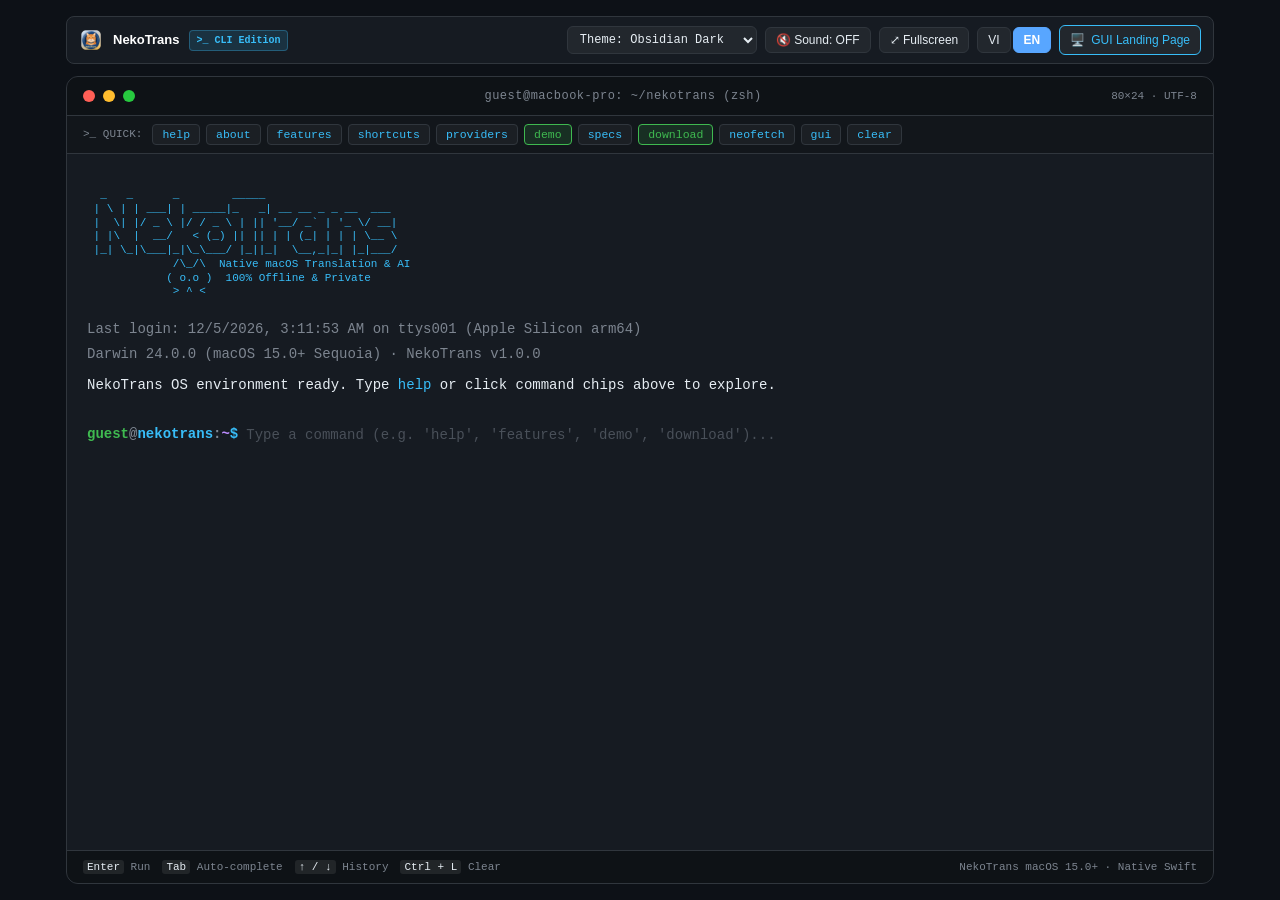
<file: LandingPage/cli.html>
<!DOCTYPE html>
<html lang="vi">
<head>
    <meta charset="utf-8" />
    <meta name="viewport" content="width=device-width, initial-scale=1.0" />
    <title>NekoTrans — Terminal Edition | Command Line Landing Page</title>
    <meta name="description" content="Khám phá NekoTrans qua giao diện dòng lệnh tương tác: Dịch nổi tức thì, OCR, sổ tay từ vựng và AI sâu trên macOS." />
    
    <!-- Open Graph -->
    <meta property="og:type" content="website" />
    <meta property="og:title" content="NekoTrans — Terminal Edition" />
    <meta property="og:description" content="Trải nghiệm ứng dụng dịch thuật và học từ vựng thông minh cho macOS qua giao diện Terminal dòng lệnh tương tác." />
    <meta property="og:image" content="assets/app-icon.png" />
    
    <!-- Favicon -->
    <link rel="icon" type="image/svg+xml" href="assets/favicon.svg" />
    <link rel="apple-touch-icon" href="assets/app-icon.png" />
    
    <!-- CSS -->
    <link rel="stylesheet" href="cli.css" />
</head>
<body data-theme="default">
    <!-- Optional CRT Scanlines Effect -->
    <div class="scanlines-overlay" aria-hidden="true"></div>

    <div class="page-container">
        <!-- Top Utility Header -->
        <header class="top-nav">
            <a href="index.html" class="top-brand" title="NekoTrans macOS">
                <img src="assets/app-icon.png" width="24" height="24" alt="NekoTrans Logo" />
                <span>NekoTrans</span>
                <span class="top-brand-badge">&gt;_ CLI Edition</span>
            </a>

            <div class="top-actions">
                <!-- Theme Chooser -->
                <select id="theme-select" class="theme-select" aria-label="Select Terminal Theme">
                    <option value="default">Theme: Obsidian Dark</option>
                    <option value="matrix">Theme: Matrix Green</option>
                    <option value="amber">Theme: Amber CRT</option>
                    <option value="cyberpunk">Theme: Cyberpunk Neon</option>
                    <option value="dracula">Theme: Dracula</option>
                </select>

                <!-- Sound FX Toggle -->
                <button id="btn-sound" class="top-btn" type="button" title="Toggle Mechanical Key Clicks">
                    🔇 Sound: OFF
                </button>

                <!-- Fullscreen Toggle -->
                <button id="btn-fullscreen" class="top-btn" type="button" title="Toggle Fullscreen">
                    ⤢ Fullscreen
                </button>

                <!-- Language Toggle -->
                <div style="display: flex; gap: 2px;">
                    <button id="btn-lang-vi" class="top-btn active" type="button">VI</button>
                    <button id="btn-lang-en" class="top-btn" type="button">EN</button>
                </div>

                <!-- Link to GUI landing page -->
                <a href="index.html" class="top-btn" style="border-color: var(--c-cyan); color: var(--c-cyan);">
                    🖥️ <span class="label-text">GUI Landing Page</span>
                </a>
            </div>
        </header>

        <!-- Main Terminal Window -->
        <main class="terminal-window" id="terminal-window">
            <!-- macOS Window Titlebar -->
            <div class="terminal-titlebar">
                <div class="window-dots">
                    <button class="window-dot close" id="dot-close" title="Close" aria-label="Close"></button>
                    <button class="window-dot minimize" id="dot-min" title="Minimize" aria-label="Minimize"></button>
                    <button class="window-dot maximize" id="dot-max" title="Zoom" aria-label="Zoom"></button>
                </div>

                <div class="window-title">
                    <span>guest@macbook-pro: ~/nekotrans (zsh)</span>
                </div>

                <div class="window-meta">
                    <span>80×24 · UTF-8</span>
                </div>
            </div>

            <!-- Quick Suggestion Action Chips -->
            <nav class="chips-bar" id="chips-bar" aria-label="Quick Terminal Commands">
                <span class="chips-label">&gt;_ Quick:</span>
                <button type="button" class="chip-btn" data-cmd="help">help</button>
                <button type="button" class="chip-btn" data-cmd="about">about</button>
                <button type="button" class="chip-btn" data-cmd="features">features</button>
                <button type="button" class="chip-btn" data-cmd="shortcuts">shortcuts</button>
                <button type="button" class="chip-btn" data-cmd="providers">providers</button>
                <button type="button" class="chip-btn highlight" data-cmd="demo ubiquitous">demo</button>
                <button type="button" class="chip-btn" data-cmd="specs">specs</button>
                <button type="button" class="chip-btn highlight" data-cmd="download">download</button>
                <button type="button" class="chip-btn" data-cmd="neofetch">neofetch</button>
                <button type="button" class="chip-btn" data-cmd="gui">gui</button>
                <button type="button" class="chip-btn" data-cmd="clear">clear</button>
            </nav>

            <!-- Scrollable Terminal Body -->
            <div class="terminal-body" id="terminal-body">
                <!-- Terminal Output Buffer -->
                <div id="terminal-output"></div>

                <!-- Terminal Interactive Prompt -->
                <div class="input-line" id="terminal-input-line">
                    <span class="prompt-prefix">
                        <span class="prompt-user">guest</span><span class="prompt-at">@</span><span class="prompt-host">nekotrans</span><span class="prompt-colon">:</span><span class="prompt-path">~</span><span class="prompt-symbol">$</span>
                    </span>
                    <div class="cli-input-wrapper">
                        <input
                            type="text"
                            id="cli-input"
                            class="cli-input"
                            autocomplete="off"
                            autocorrect="off"
                            autocapitalize="off"
                            spellcheck="false"
                            placeholder="Type a command (e.g. 'help', 'features', 'demo', 'download')..."
                            aria-label="Terminal Command Input"
                        />
                    </div>
                </div>
            </div>

            <!-- Window Footer with Helpful Hints -->
            <footer class="terminal-footer">
                <div class="footer-shortcuts">
                    <span><span class="footer-key">Enter</span> Run</span>
                    <span><span class="footer-key">Tab</span> Auto-complete</span>
                    <span><span class="footer-key">↑ / ↓</span> History</span>
                    <span><span class="footer-key">Ctrl + L</span> Clear</span>
                </div>
                <div>
                    <span>NekoTrans macOS 15.0+ · Native Swift</span>
                </div>
            </footer>
        </main>
    </div>

    <!-- Data & Interactive Logic -->
    <script src="site-data.js"></script>
    <script src="cli.js"></script>
</body>
</html>
</file>
<file: LandingPage/styles.css>
/* ============================================================================
   NekoTrans — landing page
   Bảng màu lấy từ chính app (AppColors: accent = blue, phonetic = orange),
   nền giấy ấm theo phong cách của ảnh tham chiếu.
   ========================================================================= */

/* --- Tokens ---------------------------------------------------------------- */
:root {
    --bg: #f7f4ef;
    --surface: #ffffff;
    --ink: #191713;
    --ink-2: #3c3730;
    --muted: #6e675c;
    --muted-2: #9a9285;
    --line: #e7e0d4;
    --line-soft: #f0ebe2;

    --accent: #2563eb;
    --accent-soft: #eff4fd;
    --accent-line: #d3e1fb;
    --orange: #ef7a18;

    --font-display:
        "Iowan Old Style", "Palatino Linotype", Palatino, "Times New Roman",
        Georgia, serif;
    --font-sans:
        -apple-system, BlinkMacSystemFont, "SF Pro Text", "Segoe UI", Roboto,
        Helvetica, Arial, sans-serif;
    --font-mono:
        ui-monospace, SFMono-Regular, "SF Mono", Menlo, Consolas, monospace;

    --r-pill: 999px;
    --r-lg: 24px;
    --r-md: 16px;
    --r-sm: 10px;

    --shadow-sm:
        0 1px 2px rgba(42, 35, 24, 0.05), 0 6px 16px rgba(42, 35, 24, 0.05);
    --shadow-md:
        0 2px 6px rgba(42, 35, 24, 0.06), 0 18px 40px rgba(42, 35, 24, 0.08);

    --wrap: 1120px;
    --gutter: 24px;
}

*,
*::before,
*::after {
    box-sizing: border-box;
}

html {
    -webkit-text-size-adjust: 100%;
    scroll-behavior: smooth;
}

body {
    margin: 0;
    background: var(--bg);
    color: var(--ink);
    font-family: var(--font-sans);
    font-size: 17px;
    line-height: 1.6;
    -webkit-font-smoothing: antialiased;
    text-rendering: optimizeLegibility;
}

img,
svg {
    display: block;
    max-width: 100%;
}
a {
    color: inherit;
    text-decoration: none;
}

/* Inline icon sizing: every <svg> that pulls from the sprite. */
.icon,
.card-icon svg {
    width: 1em;
    height: 1em;
}
.brand-mark {
    width: 26px;
    height: 26px;
    border-radius: 6px;
    display: inline-block;
    vertical-align: middle;
    box-shadow: 0 1px 3px rgba(0, 0, 0, 0.12);
    object-fit: cover;
    flex-shrink: 0;
}

kbd,
code {
    font-family: var(--font-mono);
    font-size: 0.86em;
}
kbd {
    padding: 0.1em 0.42em;
    border: 1px solid var(--line);
    border-bottom-width: 2px;
    border-radius: 6px;
    background: var(--surface);
    color: var(--ink-2);
    white-space: nowrap;
}
code {
    color: var(--ink-2);
}

/* --- Focus & a11y --------------------------------------------------------- */
:focus-visible {
    outline: 2px solid var(--accent);
    outline-offset: 3px;
    border-radius: 6px;
}
.skip {
    position: absolute;
    left: -9999px;
}
.skip:focus {
    left: 16px;
    top: 16px;
    z-index: 100;
    padding: 10px 16px;
    background: var(--ink);
    color: #fff;
    border-radius: var(--r-sm);
}
@media (prefers-reduced-motion: reduce) {
    html {
        scroll-behavior: auto;
    }
    *,
    *::before,
    *::after {
        animation-duration: 0.001ms !important;
        transition-duration: 0.001ms !important;
    }
}

/* --- Layout --------------------------------------------------------------- */
.wrap,
.section,
.hero,
.steps-section,
.footer-inner,
.cta-inner {
    width: 100%;
    max-width: var(--wrap);
    margin-inline: auto;
    padding-inline: var(--gutter);
}
.rule {
    max-width: var(--wrap);
    margin: 0 auto;
    border: 0;
    border-top: 1px solid var(--line);
    width: calc(100% - var(--gutter) * 2);
}

/* --- Nav ------------------------------------------------------------------ */
.nav-wrap {
    position: sticky;
    top: 0;
    z-index: 50;
    padding: 14px var(--gutter);
    background: color-mix(in srgb, var(--bg) 82%, transparent);
    backdrop-filter: saturate(180%) blur(14px);
    -webkit-backdrop-filter: saturate(180%) blur(14px);
}
.nav {
    max-width: var(--wrap);
    margin-inline: auto;
    display: flex;
    align-items: center;
    gap: 28px;
    padding: 10px 12px 10px 20px;
    background: var(--surface);
    border: 1px solid var(--line-soft);
    border-radius: var(--r-pill);
    box-shadow: var(--shadow-sm);
}
.brand {
    display: inline-flex;
    align-items: center;
    gap: 9px;
    font-weight: 700;
    font-size: 16px;
    letter-spacing: -0.01em;
    flex: none;
}
.nav-links {
    display: flex;
    gap: 22px;
    margin: 0;
    padding: 0;
    list-style: none;
    font-size: 14.5px;
    color: var(--ink-2);
}
.nav-links a {
    color: var(--muted);
    transition: color 0.15s ease;
}
.nav-links a:hover {
    color: var(--ink);
}
.nav-right {
    margin-left: auto;
    display: flex;
    align-items: center;
    gap: 10px;
}

.lang-switcher {
    display: inline-flex;
    align-items: center;
    gap: 2px;
    padding: 3px;
    border: 1px solid var(--line);
    border-radius: var(--r-pill);
    color: var(--muted);
}
.lang-label {
    position: absolute;
    width: 1px;
    height: 1px;
    overflow: hidden;
    clip: rect(0 0 0 0);
    white-space: nowrap;
}
.lang-button {
    min-width: 32px;
    padding: 5px 7px;
    border: 0;
    border-radius: var(--r-pill);
    background: transparent;
    color: var(--muted);
    font: inherit;
    font-size: 11px;
    font-weight: 700;
    line-height: 1;
    cursor: pointer;
}
.lang-button:hover {
    color: var(--ink);
}
.lang-button[aria-pressed="true"] {
    background: var(--ink);
    color: var(--bg);
}

.chip {
    font-size: 12.5px;
    color: var(--muted);
    border: 1px solid var(--line);
    border-radius: var(--r-pill);
    padding: 4px 11px;
    white-space: nowrap;
}

.nav-cli-btn {
    display: inline-flex;
    align-items: center;
    gap: 4px;
    padding: 4px 10px;
    border: 1px solid var(--line);
    border-radius: var(--r-pill);
    background: var(--surface);
    color: var(--ink-2);
    font-family: var(--font-mono);
    font-size: 11.5px;
    font-weight: 600;
    text-decoration: none;
    transition: all 0.2s ease;
    white-space: nowrap;
}
.nav-cli-btn:hover {
    background: var(--ink);
    color: var(--bg);
    border-color: var(--ink);
    transform: translateY(-1px);
}

/* --- Buttons -------------------------------------------------------------- */
.btn {
    display: inline-flex;
    align-items: center;
    justify-content: center;
    gap: 8px;
    padding: 13px 26px;
    border-radius: var(--r-pill);
    font-size: 15.5px;
    font-weight: 600;
    line-height: 1;
    border: 1px solid transparent;
    cursor: pointer;
    transition:
        transform 0.12s ease,
        box-shadow 0.18s ease,
        background-color 0.18s ease,
        border-color 0.18s ease;
    white-space: nowrap;
}
.btn:hover {
    transform: translateY(-1px);
}
.btn:active {
    transform: translateY(0);
}

/* These two are theme-independent by design: a "dark" button is always dark-on-light,
   a "light" button is always light-on-dark. Using the ink token here made them invert
   into invisible text in dark mode. */
.btn-dark {
    background: #17150f;
    color: #f6f4f0;
}
.btn-dark:hover {
    background: #000;
    box-shadow: var(--shadow-md);
}
.btn-light {
    background: #ffffff;
    color: #17150f;
}
.btn-light:hover {
    box-shadow: var(--shadow-md);
}
.btn-ghost {
    background: transparent;
    color: var(--ink);
    border-color: var(--line);
}
.btn-ghost:hover {
    background: var(--surface);
    border-color: var(--muted-2);
}
.btn-outline-light {
    background: transparent;
    color: #f6f4f0;
    border-color: rgba(255, 255, 255, 0.32);
}
.btn-outline-light:hover {
    border-color: rgba(255, 255, 255, 0.6);
}
.btn-sm {
    padding: 9px 18px;
    font-size: 14px;
}

/* --- Hero ----------------------------------------------------------------- */
.hero {
    padding-top: 76px;
    padding-bottom: 64px;
    text-align: left;
}
.eyebrow {
    margin: 0 0 14px;
    font-size: 13px;
    letter-spacing: 0.06em;
    text-transform: uppercase;
    color: var(--muted-2);
}
.hero-title {
    margin: 0 0 20px;
    font-family: var(--font-display);
    font-weight: 400;
    font-size: clamp(52px, 9vw, 92px);
    line-height: 1;
    letter-spacing: -0.02em;
}
.hero-glyph {
    font-size: 0.62em;
    vertical-align: 0.18em;
    color: var(--orange);
    margin-left: 0.06em;
}
.hero-lead {
    margin: 0 0 20px;
    max-width: 40ch;
    font-size: clamp(19px, 2.2vw, 23px);
    line-height: 1.5;
    color: var(--ink-2);
}
.hero-meta {
    margin: 0 0 34px;
    font-size: 14.5px;
    color: var(--muted);
}
.hero-meta span {
    margin: 0 0.45em;
    color: var(--muted-2);
}
.hero-actions {
    display: flex;
    flex-wrap: wrap;
    gap: 12px;
}
.hero-note {
    margin: 18px 0 0;
    font-size: 13.5px;
    color: var(--muted-2);
}

/* --- Quick 3-Step Workflow ------------------------------------------------ */
.steps-section {
    padding-top: 24px;
    padding-bottom: 54px;
    border-top: 1px solid var(--line);
}
.steps-grid {
    display: grid;
    grid-template-columns: repeat(3, 1fr);
    gap: 20px;
}
.step-card {
    position: relative;
    padding: 24px;
    background: var(--surface);
    border: 1px solid var(--line);
    border-radius: var(--r-md);
    box-shadow: var(--shadow-sm);
    transition: transform 0.28s cubic-bezier(0.2, 0.8, 0.3, 1.2),
                border-color 0.24s ease,
                box-shadow 0.24s ease;
    display: flex;
    flex-direction: column;
}
.step-card:hover {
    transform: translateY(-3px);
    border-color: var(--accent-line);
    box-shadow: var(--shadow-md);
}
.step-card-featured {
    border-color: var(--accent-line);
    background: linear-gradient(180deg, var(--accent-soft) 0%, var(--surface) 60%);
}
.step-header {
    display: flex;
    justify-content: space-between;
    align-items: center;
    margin-bottom: 14px;
}
.step-num {
    font-family: var(--font-mono);
    font-size: 13px;
    font-weight: 700;
    color: var(--accent);
    padding: 2px 8px;
    background: var(--accent-soft);
    border: 1px solid var(--accent-line);
    border-radius: var(--r-pill);
    letter-spacing: 0.04em;
}
.step-card-featured .step-num {
    background: var(--accent);
    color: #ffffff;
    border-color: var(--accent);
}
.step-icon {
    width: 32px;
    height: 32px;
    display: flex;
    align-items: center;
    justify-content: center;
    border-radius: 8px;
    background: var(--line-soft);
    color: var(--ink-2);
    transition: background 0.2s ease, color 0.2s ease;
}
.step-card:hover .step-icon {
    background: var(--accent);
    color: #ffffff;
}
.step-icon svg {
    width: 17px;
    height: 17px;
}
.step-title {
    margin: 0 0 8px;
    font-size: 17px;
    font-weight: 650;
    color: var(--ink);
    letter-spacing: -0.01em;
}
.step-title kbd {
    font-size: 0.85em;
    padding: 0.12em 0.45em;
    border-color: var(--accent-line);
    background: var(--surface);
    color: var(--accent);
    font-weight: 700;
}
.step-desc {
    margin: 0;
    font-size: 14px;
    color: var(--muted);
    line-height: 1.55;
}

/* --- Sections ------------------------------------------------------------- */
.section {
    padding-block: 76px;
}
.label {
    margin: 0 0 16px;
    font-family: var(--font-mono);
    font-size: 13px;
    color: var(--muted-2);
    letter-spacing: 0.02em;
}
.label span {
    margin: 0 0.4em;
}
.h2 {
    margin: 0 0 16px;
    font-family: var(--font-display);
    font-weight: 400;
    font-size: clamp(32px, 4.6vw, 48px);
    line-height: 1.12;
    letter-spacing: -0.015em;
    max-width: 22ch;
}
.section-lead {
    margin: 0 0 40px;
    max-width: 62ch;
    font-size: 18px;
    color: var(--muted);
}

/* --- Illustration frames -------------------------------------------------- */
.shot {
    margin: 0;
    border-radius: var(--r-lg);
    padding: 22px;
    background: linear-gradient(140deg, #f1ebe1, #e6dccc 60%, #efe6d8);
    box-shadow: var(--shadow-md);
}
.shot img {
    width: 100%;
    height: auto;
    border-radius: var(--r-md);
}
.shot figcaption {
    margin-top: 14px;
    padding-inline: 4px;
    font-size: 13.5px;
    color: var(--ink-2);
    opacity: 0.78;
}
.shot-sm {
    padding: 18px;
}

/* --- Feature grid --------------------------------------------------------- */
.grid {
    list-style: none;
    margin: 0;
    padding: 0;
    display: grid;
    grid-template-columns: repeat(3, 1fr);
    gap: 18px;
}
.grid-2 {
    grid-template-columns: repeat(2, 1fr);
}

.card {
    background: var(--surface);
    border: 1px solid var(--line-soft);
    border-radius: var(--r-md);
    padding: 24px 22px 22px;
    box-shadow: var(--shadow-sm);
    transition:
        transform 0.16s ease,
        box-shadow 0.2s ease;
}
.card:hover {
    transform: translateY(-2px);
    box-shadow: var(--shadow-md);
}
.card-plain {
    box-shadow: none;
}
.card-plain:hover {
    transform: none;
    box-shadow: var(--shadow-sm);
}

.card-icon {
    display: inline-flex;
    align-items: center;
    justify-content: center;
    width: 38px;
    height: 38px;
    margin-bottom: 14px;
    border-radius: 11px;
    background: var(--accent-soft);
    color: var(--accent);
    font-size: 20px;
}
.card h3 {
    margin: 0 0 8px;
    font-size: 17px;
    font-weight: 650;
    letter-spacing: -0.01em;
}
.card p {
    margin: 0;
    font-size: 14.8px;
    color: var(--muted);
}
.card em {
    color: var(--ink-2);
    font-style: italic;
}

.also {
    margin: 26px 0 0;
    padding: 16px 20px;
    border-left: 3px solid var(--accent-line);
    background: var(--accent-soft);
    border-radius: 0 var(--r-sm) var(--r-sm) 0;
    font-size: 14.8px;
    color: var(--ink-2);
}

/* --- Split rows ----------------------------------------------------------- */
.split {
    display: grid;
    grid-template-columns: 1fr 1.05fr;
    gap: 48px;
    align-items: center;
}
.split-text p {
    margin-top: 0;
    font-size: 17.5px;
    color: var(--ink-2);
}
.split-reverse .split-text {
    order: 2;
}
.split-reverse .shot {
    order: 1;
}

/* Text block that sits above a full-width illustration. */
.twocol {
    display: grid;
    grid-template-columns: 0.85fr 1.15fr;
    gap: 48px;
    align-items: start;
    margin-bottom: 40px;
}
.twocol-lead {
    margin: 0;
    font-size: 17.5px;
    color: var(--ink-2);
}
.twocol .ticks {
    margin-top: 0;
}

.ticks {
    list-style: none;
    margin: 22px 0 0;
    padding: 0;
    display: grid;
    gap: 14px;
}
.ticks li {
    position: relative;
    padding-left: 30px;
    font-size: 15.2px;
    color: var(--muted);
}
.ticks li::before {
    content: "";
    position: absolute;
    left: 6px;
    top: 0.52em;
    width: 8px;
    height: 8px;
    border-radius: 50%;
    background: var(--accent);
    box-shadow: 0 0 0 4px var(--accent-soft);
}
.ticks strong {
    color: var(--ink);
    font-weight: 620;
}

/* --- Specs ---------------------------------------------------------------- */
.specs {
    margin: 0;
    display: grid;
    gap: 0;
    border-top: 1px solid var(--line);
}
.specs > div {
    display: grid;
    grid-template-columns: 200px 1fr;
    gap: 28px;
    padding: 22px 0;
    border-bottom: 1px solid var(--line);
}
.specs dt {
    font-weight: 620;
    color: var(--ink);
    font-size: 15.5px;
}
.specs dd {
    margin: 0;
    color: var(--muted);
    font-size: 15.5px;
}
.specs strong {
    color: var(--ink-2);
}

/* --- FAQ ------------------------------------------------------------------ */
.faq-list {
    display: flex;
    flex-direction: column;
    gap: 12px;
    margin-top: 32px;
}
.faq-item {
    border: 1px solid var(--line);
    border-radius: var(--r-md);
    background: var(--surface);
    transition: border-color 0.2s ease, box-shadow 0.2s ease;
    overflow: hidden;
}
.faq-item[open] {
    border-color: var(--accent-line);
    box-shadow: var(--shadow-sm);
}
.faq-question {
    display: flex;
    justify-content: space-between;
    align-items: center;
    padding: 20px 24px;
    font-size: 16.5px;
    font-weight: 620;
    color: var(--ink);
    cursor: pointer;
    user-select: none;
    list-style: none;
}
.faq-question::-webkit-details-marker {
    display: none;
}
.faq-question::after {
    content: "+";
    font-size: 20px;
    font-weight: 400;
    color: var(--muted);
    transition: transform 0.2s ease, color 0.2s ease;
    line-height: 1;
}
.faq-item[open] .faq-question::after {
    content: "−";
    color: var(--accent);
}
.faq-answer {
    padding: 0 24px 22px;
    color: var(--muted);
    font-size: 15.5px;
    line-height: 1.65;
}

/* --- Final CTA ------------------------------------------------------------ */
.cta {
    margin-top: 40px;
    padding-block: 84px;
    background: var(--ink);
    color: #f6f4f0;
}
.cta-inner {
    text-align: center;
    max-width: 760px;
}
.cta h2 {
    margin: 0 0 14px;
    font-family: var(--font-display);
    font-weight: 400;
    font-size: clamp(30px, 4.4vw, 44px);
    line-height: 1.14;
    letter-spacing: -0.015em;
}
.cta p {
    margin: 0 0 30px;
    font-size: 17px;
    color: rgba(246, 244, 240, 0.72);
}
.cta .hero-actions {
    justify-content: center;
}

/* --- Footer --------------------------------------------------------------- */
.footer {
    padding-block: 52px 64px;
    background: var(--bg);
}
.footer-inner {
    display: grid;
    gap: 14px;
}
.footer-note {
    margin: 0;
    font-size: 14.5px;
    color: var(--muted);
    max-width: 46ch;
}
.footer-links {
    list-style: none;
    display: flex;
    flex-wrap: wrap;
    gap: 20px;
    margin: 8px 0 0;
    padding: 0;
    font-size: 14.5px;
}
.footer-links a {
    color: var(--muted);
}
.footer-links a:hover {
    color: var(--ink);
}
.footer-legal {
    margin: 10px 0 0;
    font-size: 13px;
    color: var(--muted-2);
}

/* --- Responsive ----------------------------------------------------------- */
@media (max-width: 1020px) {
    .grid {
        grid-template-columns: repeat(2, 1fr);
    }
    .split {
        grid-template-columns: 1fr;
        gap: 32px;
    }
    .split-reverse .split-text {
        order: 1;
    }
    .split-reverse .shot {
        order: 2;
    }
    .twocol {
        grid-template-columns: 1fr;
        gap: 22px;
    }
}

@media (max-width: 860px) {
    body {
        font-size: 16px;
    }
    .nav {
        gap: 14px;
        padding-left: 16px;
    }
    .nav-links {
        display: none;
    }
    .nav-right {
        gap: 8px;
    }
    .lang-switcher {
        order: 1;
    }
    .nav-right .btn-sm {
        order: 2;
        padding-inline: 14px;
    }
    .chip {
        display: none;
    }
    .steps-grid {
        grid-template-columns: 1fr;
        gap: 14px;
    }
    .section {
        padding-block: 56px;
    }
    .hero {
        padding-top: 44px;
        padding-bottom: 44px;
    }
    .grid,
    .grid-2 {
        grid-template-columns: 1fr;
    }
    .specs > div {
        grid-template-columns: 1fr;
        gap: 6px;
        padding: 18px 0;
    }
    .shot {
        padding: 14px;
    }
    .cta {
        padding-block: 60px;
    }
}

/* --- Dark mode ------------------------------------------------------------ */
@media (prefers-color-scheme: dark) {
    :root {
        --bg: #16150f;
        --surface: #201e17;
        --ink: #f3efe7;
        --ink-2: #d8d2c6;
        --muted: #a79f91;
        --muted-2: #857d70;
        --line: #302d24;
        --line-soft: #2a271f;

        --accent: #7ca9f7;
        --accent-soft: #1c2434;
        --accent-line: #2b3a57;
        --orange: #f5a050;

        --shadow-sm:
            0 1px 2px rgba(0, 0, 0, 0.4), 0 6px 16px rgba(0, 0, 0, 0.3);
        --shadow-md:
            0 2px 6px rgba(0, 0, 0, 0.45), 0 18px 40px rgba(0, 0, 0, 0.4);
    }
    .btn-dark {
        background: #f3efe7;
        color: #17150f;
    }
    .btn-dark:hover {
        background: #fff;
    }
    .btn-ghost:hover {
        background: var(--surface);
    }
    .cta {
        background: #0e0d09;
    }
    .shot {
        background: linear-gradient(140deg, #24221a, #1c1a13 60%, #232019);
    }
    .nav-wrap {
        background: color-mix(in srgb, var(--bg) 80%, transparent);
    }
    .step-card-featured {
        background: linear-gradient(180deg, #1c2434 0%, var(--surface) 60%);
    }
}

/* ============================================================================
   Animation
   Nguyên tắc: trạng thái "hiện" là mặc định trong CSS. JS chỉ thêm class
   .is-revealed khi phần tử vào viewport. Nếu JS chết, trang vẫn đọc được.
   ========================================================================= */

/* --- Keyframes ------------------------------------------------------------ */
@keyframes fade-up {
    from {
        opacity: 0;
        transform: translateY(18px);
    }
    to {
        opacity: 1;
        transform: translateY(0);
    }
}
@keyframes fade-in {
    from {
        opacity: 0;
    }
    to {
        opacity: 1;
    }
}
@keyframes scale-in {
    from {
        opacity: 0;
        transform: scale(0.96);
    }
    to {
        opacity: 1;
        transform: scale(1);
    }
}
@keyframes slide-in-left {
    from {
        opacity: 0;
        transform: translateX(-22px);
    }
    to {
        opacity: 1;
        transform: translateX(0);
    }
}
@keyframes slide-in-right {
    from {
        opacity: 0;
        transform: translateX(22px);
    }
    to {
        opacity: 1;
        transform: translateX(0);
    }
}
@keyframes nav-drop {
    from {
        opacity: 0;
        transform: translateY(-10px);
    }
    to {
        opacity: 1;
        transform: translateY(0);
    }
}
@keyframes glyph-pop {
    0% {
        opacity: 0;
        transform: scale(0.4) rotate(-12deg);
    }
    60% {
        opacity: 1;
        transform: scale(1.12) rotate(4deg);
    }
    100% {
        opacity: 1;
        transform: scale(1) rotate(0deg);
    }
}
@keyframes pulse-ring {
    0% {
        box-shadow: 0 0 0 0 var(--accent-soft);
    }
    70% {
        box-shadow: 0 0 0 8px transparent;
    }
    100% {
        box-shadow: 0 0 0 0 transparent;
    }
}

/* --- Hero: chạy ngay khi tải trang ---------------------------------------- */
.hero .eyebrow {
    animation: fade-in 0.5s ease both;
}
.hero-title {
    animation: fade-up 0.7s cubic-bezier(0.2, 0.7, 0.3, 1) both 0.08s;
}
.hero-lead {
    animation: fade-up 0.7s cubic-bezier(0.2, 0.7, 0.3, 1) both 0.18s;
}
.hero-meta {
    animation: fade-up 0.7s cubic-bezier(0.2, 0.7, 0.3, 1) both 0.26s;
}
.hero-actions {
    animation: fade-up 0.7s cubic-bezier(0.2, 0.7, 0.3, 1) both 0.34s;
}
.hero-note {
    animation: fade-in 0.6s ease both 0.46s;
}
.hero-glyph {
    display: inline-block;
    animation: glyph-pop 0.8s cubic-bezier(0.2, 0.8, 0.3, 1.2) both 0.3s;
}

.nav {
    animation: nav-drop 0.5s cubic-bezier(0.2, 0.7, 0.3, 1) both;
}

/* --- Reveal on scroll ----------------------------------------------------- */
/* Chỉ áp dụng khi <html> có .js — tránh giấu nội dung khi JS tắt. */
.js .reveal {
    opacity: 0;
    transform: translateY(22px);
    transition:
        opacity 0.7s cubic-bezier(0.2, 0.7, 0.3, 1),
        transform 0.7s cubic-bezier(0.2, 0.7, 0.3, 1);
    will-change: opacity, transform;
}
.js .reveal-left {
    transform: translateX(-26px);
}
.js .reveal-right {
    transform: translateX(26px);
}
.js .reveal-scale {
    transform: scale(0.965);
}

.js .reveal.is-revealed {
    opacity: 1;
    transform: none;
    will-change: auto;
}

/* Stagger: JS gán --i cho từng con, CSS nhân với bước trễ */
.js .stagger > * {
    opacity: 0;
    transform: translateY(16px);
    transition:
        opacity 0.55s cubic-bezier(0.2, 0.7, 0.3, 1),
        transform 0.55s cubic-bezier(0.2, 0.7, 0.3, 1);
    transition-delay: calc(var(--i, 0) * 70ms);
}
.js .stagger.is-revealed > * {
    opacity: 1;
    transform: none;
}

/* --- Nav khi cuộn --------------------------------------------------------- */
.nav-wrap.is-scrolled {
    padding-top: 8px;
    padding-bottom: 8px;
}
.nav-wrap.is-scrolled .nav {
    box-shadow: var(--shadow-md);
    border-color: var(--line);
}
.nav-wrap {
    transition: padding 0.3s cubic-bezier(0.2, 0.7, 0.3, 1);
}
.nav {
    transition:
        box-shadow 0.3s ease,
        border-color 0.3s ease;
}

/* --- Nav link: gạch chân trượt -------------------------------------------- */
.nav-links a {
    position: relative;
    padding-bottom: 2px;
}
.nav-links a::after {
    content: "";
    position: absolute;
    left: 0;
    bottom: -2px;
    width: 100%;
    height: 1.5px;
    background: currentColor;
    transform: scaleX(0);
    transform-origin: left;
    transition: transform 0.28s cubic-bezier(0.2, 0.7, 0.3, 1);
}
.nav-links a:hover::after,
.nav-links a:focus-visible::after {
    transform: scaleX(1);
}

/* --- Card: icon nhấc lên, card nghiêng nhẹ -------------------------------- */
.card .card-icon {
    transition:
        transform 0.28s cubic-bezier(0.2, 0.8, 0.3, 1.2),
        background-color 0.28s ease,
        color 0.28s ease;
}
.card:hover .card-icon {
    transform: translateY(-3px) scale(1.06);
    background: var(--accent);
    color: #fff;
}

/* --- Nút: hiệu ứng nhấn rõ hơn -------------------------------------------- */
.btn {
    transition:
        transform 0.14s cubic-bezier(0.2, 0.8, 0.3, 1.2),
        box-shadow 0.22s ease,
        background-color 0.2s ease,
        border-color 0.2s ease,
        color 0.2s ease;
}
.btn:hover {
    transform: translateY(-2px);
}
.btn:active {
    transform: translateY(0) scale(0.98);
}

/* --- Ảnh minh hoạ: nhấc nhẹ khi hover ------------------------------------- */
.shot img {
    transition:
        transform 0.5s cubic-bezier(0.2, 0.7, 0.3, 1),
        box-shadow 0.4s ease;
}
.shot:hover img {
    transform: translateY(-4px) scale(1.012);
}

/* --- Số liệu: nhấp nháy nhẹ khi đếm xong ---------------------------------- */
.stat-num.is-counted {
    animation: pulse-ring 0.6s ease-out;
    border-radius: 4px;
}

/* --- Tôn trọng người dùng chọn giảm chuyển động --------------------------- */
@media (prefers-reduced-motion: reduce) {
    html {
        scroll-behavior: auto;
    }

    *,
    *::before,
    *::after {
        animation-duration: 0.001ms !important;
        animation-delay: 0ms !important;
        transition-duration: 0.001ms !important;
        transition-delay: 0ms !important;
    }

    /* Bỏ hẳn trạng thái ẩn của reveal — nội dung phải hiện ngay */
    .js .reveal,
    .js .stagger > * {
        opacity: 1 !important;
        transform: none !important;
    }

    .card:hover,
    .btn:hover,
    .shot:hover img {
        transform: none !important;
    }
}
</file>
<file: LandingPage/cli.css>
/* ============================================================================
   NekoTrans — CLI Terminal Landing Page Styles
   Themes: Default Obsidian, Matrix Phosphor, Amber CRT, Cyberpunk Neon, Dracula
   No external CDN, pure CSS, native monospace typography.
   ========================================================================= */

:root {
    --term-bg: #0d1117;
    --term-surface: #161b22;
    --term-border: #30363d;
    --term-border-glow: rgba(56, 139, 253, 0.25);
    
    --term-text: #e6edf3;
    --term-dim: #7d8590;
    --term-bright: #ffffff;
    
    --c-green: #3fb950;
    --c-cyan: #38bdf8;
    --c-blue: #58a6ff;
    --c-purple: #bc8cff;
    --c-pink: #f43f5e;
    --c-yellow: #d29922;
    --c-orange: #f0883e;
    --c-red: #f85149;
    
    --prompt-user: #3fb950;
    --prompt-host: #38bdf8;
    --prompt-path: #bc8cff;
    
    --font-mono: ui-monospace, SFMono-Regular, "SF Mono", Menlo, Monaco, Consolas, "Liberation Mono", "Courier New", monospace;
    --font-sans: -apple-system, BlinkMacSystemFont, "SF Pro Text", "Segoe UI", Roboto, Helvetica, Arial, sans-serif;
    
    --cursor-color: #38bdf8;
    --scanline-opacity: 0;
    --crt-glow: none;
}

/* Theme: Matrix */
body[data-theme="matrix"] {
    --term-bg: #020a05;
    --term-surface: #04160b;
    --term-border: #004d1a;
    --term-border-glow: rgba(0, 255, 65, 0.3);
    --term-text: #00ff41;
    --term-dim: #008f11;
    --term-bright: #66ff8f;
    --c-green: #00ff41;
    --c-cyan: #5cffc0;
    --c-blue: #00d26a;
    --c-purple: #9effa9;
    --c-pink: #34d399;
    --c-yellow: #a3e635;
    --c-orange: #84cc16;
    --c-red: #f87171;
    --prompt-user: #00ff41;
    --prompt-host: #5cffc0;
    --prompt-path: #66ff8f;
    --cursor-color: #00ff41;
    --scanline-opacity: 0.15;
    --crt-glow: 0 0 8px rgba(0, 255, 65, 0.4);
}

/* Theme: Amber CRT */
body[data-theme="amber"] {
    --term-bg: #0d0800;
    --term-surface: #1a1000;
    --term-border: #4d3300;
    --term-border-glow: rgba(255, 176, 0, 0.3);
    --term-text: #ffb000;
    --term-dim: #996a00;
    --term-bright: #ffd166;
    --c-green: #ffb000;
    --c-cyan: #ffc233;
    --c-blue: #ffa200;
    --c-purple: #ffd166;
    --c-pink: #ff8c00;
    --c-yellow: #ffb000;
    --c-orange: #ff7700;
    --c-red: #ff4500;
    --prompt-user: #ffd166;
    --prompt-host: #ffb000;
    --prompt-path: #ffc233;
    --cursor-color: #ffb000;
    --scanline-opacity: 0.15;
    --crt-glow: 0 0 8px rgba(255, 176, 0, 0.35);
}

/* Theme: Cyberpunk Neon */
body[data-theme="cyberpunk"] {
    --term-bg: #090314;
    --term-surface: #14092b;
    --term-border: #3b1b6d;
    --term-border-glow: rgba(255, 0, 128, 0.35);
    --term-text: #e0f2fe;
    --term-dim: #705898;
    --term-bright: #ffffff;
    --c-green: #00ff9f;
    --c-cyan: #00f0ff;
    --c-blue: #7000ff;
    --c-purple: #d946ef;
    --c-pink: #ff007f;
    --c-yellow: #ffe600;
    --c-orange: #ff7700;
    --c-red: #ff3366;
    --prompt-user: #ff007f;
    --prompt-host: #00f0ff;
    --prompt-path: #ffe600;
    --cursor-color: #00f0ff;
    --scanline-opacity: 0.1;
    --crt-glow: 0 0 10px rgba(0, 240, 255, 0.25);
}

/* Theme: Dracula */
body[data-theme="dracula"] {
    --term-bg: #1e1f29;
    --term-surface: #282a36;
    --term-border: #44475a;
    --term-border-glow: rgba(189, 147, 249, 0.3);
    --term-text: #f8f8f2;
    --term-dim: #6272a4;
    --term-bright: #ffffff;
    --c-green: #50fa7b;
    --c-cyan: #8be9fd;
    --c-blue: #6272a4;
    --c-purple: #bd93f9;
    --c-pink: #ff79c6;
    --c-yellow: #f1fa8c;
    --c-orange: #ffb86c;
    --c-red: #ff5555;
    --prompt-user: #50fa7b;
    --prompt-host: #8be9fd;
    --prompt-path: #bd93f9;
    --cursor-color: #f8f8f2;
    --scanline-opacity: 0;
    --crt-glow: none;
}

*, *::before, *::after {
    box-sizing: border-box;
}

html, body {
    margin: 0;
    padding: 0;
    height: 100%;
    background-color: var(--term-bg);
    color: var(--term-text);
    font-family: var(--font-mono);
    font-size: 14px;
    line-height: 1.5;
    -webkit-font-smoothing: antialiased;
    overflow-x: hidden;
}

/* CRT Scanlines Overlay (Optional Per Theme) */
.scanlines-overlay {
    pointer-events: none;
    position: fixed;
    inset: 0;
    z-index: 999;
    background: linear-gradient(
        rgba(18, 16, 16, 0) 50%, 
        rgba(0, 0, 0, 0.4) 50%
    ), linear-gradient(
        90deg,
        rgba(255, 0, 0, 0.03),
        rgba(0, 255, 0, 0.01),
        rgba(0, 0, 255, 0.03)
    );
    background-size: 100% 3px, 6px 100%;
    opacity: var(--scanline-opacity);
    transition: opacity 0.3s ease;
}

/* Page Layout */
.page-container {
    display: flex;
    flex-direction: column;
    min-height: 100vh;
    padding: 16px;
    max-width: 1180px;
    margin: 0 auto;
}

/* Top Utility Header */
.top-nav {
    display: flex;
    justify-content: space-between;
    align-items: center;
    padding: 8px 12px;
    margin-bottom: 12px;
    background: var(--term-surface);
    border: 1px solid var(--term-border);
    border-radius: 8px;
    font-family: var(--font-sans);
    font-size: 13px;
}

.top-brand {
    display: flex;
    align-items: center;
    gap: 10px;
    text-decoration: none;
    color: var(--term-bright);
    font-weight: 600;
}

.top-brand img {
    border-radius: 6px;
}

.top-brand-badge {
    font-size: 10px;
    padding: 2px 6px;
    border-radius: 4px;
    background: rgba(56, 189, 248, 0.15);
    color: var(--c-cyan);
    border: 1px solid rgba(56, 189, 248, 0.3);
    font-family: var(--font-mono);
}

.top-actions {
    display: flex;
    align-items: center;
    gap: 8px;
    flex-wrap: wrap;
}

.top-btn {
    display: inline-flex;
    align-items: center;
    gap: 6px;
    padding: 5px 10px;
    border-radius: 6px;
    background: rgba(255, 255, 255, 0.05);
    border: 1px solid var(--term-border);
    color: var(--term-text);
    font-size: 12px;
    cursor: pointer;
    text-decoration: none;
    transition: all 0.2s ease;
}

.top-btn:hover {
    background: rgba(255, 255, 255, 0.12);
    border-color: var(--c-blue);
    color: var(--term-bright);
}

.top-btn.active {
    background: var(--c-blue);
    border-color: var(--c-blue);
    color: #ffffff;
    font-weight: 600;
}

.theme-select {
    padding: 5px 8px;
    border-radius: 6px;
    background: rgba(255, 255, 255, 0.05);
    border: 1px solid var(--term-border);
    color: var(--term-text);
    font-size: 12px;
    font-family: var(--font-mono);
    cursor: pointer;
    outline: none;
}
.theme-select:focus {
    border-color: var(--c-cyan);
}

/* Terminal Window Frame */
.terminal-window {
    display: flex;
    flex-direction: column;
    flex: 1;
    background: var(--term-surface);
    border: 1px solid var(--term-border);
    border-radius: 12px;
    box-shadow: 0 16px 40px rgba(0, 0, 0, 0.6), var(--crt-glow);
    overflow: hidden;
    position: relative;
    min-height: 600px;
}

.terminal-window.fullscreen {
    position: fixed;
    inset: 8px;
    z-index: 1000;
    min-height: auto;
}

/* Window Titlebar */
.terminal-titlebar {
    display: flex;
    align-items: center;
    justify-content: space-between;
    padding: 10px 16px;
    background: rgba(0, 0, 0, 0.35);
    border-bottom: 1px solid var(--term-border);
    user-select: none;
}

.window-dots {
    display: flex;
    align-items: center;
    gap: 8px;
}

.window-dot {
    width: 12px;
    height: 12px;
    border-radius: 50%;
    cursor: pointer;
    transition: transform 0.15s ease, opacity 0.2s ease;
    border: none;
    padding: 0;
}
.window-dot:hover {
    transform: scale(1.15);
}
.window-dot.close { background: #ff5f56; }
.window-dot.minimize { background: #ffbd2e; }
.window-dot.maximize { background: #27c93f; }

.window-title {
    font-size: 12px;
    color: var(--term-dim);
    letter-spacing: 0.5px;
    display: flex;
    align-items: center;
    gap: 6px;
}

.window-meta {
    font-size: 11px;
    color: var(--term-dim);
}

/* Quick Suggestion Chips Bar */
.chips-bar {
    display: flex;
    align-items: center;
    gap: 6px;
    padding: 8px 16px;
    background: rgba(0, 0, 0, 0.2);
    border-bottom: 1px solid var(--term-border);
    overflow-x: auto;
    white-space: nowrap;
    scrollbar-width: thin;
}

.chips-label {
    font-size: 11px;
    color: var(--term-dim);
    text-transform: uppercase;
    margin-right: 4px;
    flex-shrink: 0;
}

.chip-btn {
    padding: 3px 9px;
    border-radius: 4px;
    background: rgba(255, 255, 255, 0.04);
    border: 1px solid var(--term-border);
    color: var(--c-cyan);
    font-family: var(--font-mono);
    font-size: 11.5px;
    cursor: pointer;
    transition: all 0.15s ease;
    flex-shrink: 0;
}

.chip-btn:hover {
    background: rgba(56, 189, 248, 0.15);
    border-color: var(--c-cyan);
    color: var(--term-bright);
    transform: translateY(-1px);
}

.chip-btn.highlight {
    background: rgba(63, 185, 80, 0.15);
    border-color: var(--c-green);
    color: var(--c-green);
}
.chip-btn.highlight:hover {
    background: var(--c-green);
    color: #000;
}

/* Terminal Body Scroll Area */
.terminal-body {
    flex: 1;
    padding: 16px 20px;
    overflow-y: auto;
    display: flex;
    flex-direction: column;
    gap: 8px;
    word-break: break-word;
}

/* Output Line Blocks */
.output-block {
    display: flex;
    flex-direction: column;
    gap: 4px;
    margin-bottom: 12px;
}

.command-echo-line {
    display: flex;
    align-items: center;
    gap: 8px;
    color: var(--term-bright);
    font-weight: 600;
}

.command-response {
    margin-top: 4px;
    color: var(--term-text);
}

/* ASCII Art Banner */
.ascii-banner {
    font-family: var(--font-mono);
    font-size: 11px;
    line-height: 1.25;
    white-space: pre;
    color: var(--c-cyan);
    overflow-x: auto;
    padding: 8px 0;
    margin-bottom: 8px;
    text-shadow: var(--crt-glow);
}

/* Interactive Input Line */
.input-line {
    display: flex;
    align-items: center;
    gap: 8px;
    padding-top: 4px;
    margin-top: 4px;
}

.prompt-prefix {
    white-space: nowrap;
    user-select: none;
    font-weight: 600;
}

.prompt-user { color: var(--prompt-user); }
.prompt-at { color: var(--term-dim); }
.prompt-host { color: var(--prompt-host); }
.prompt-colon { color: var(--term-dim); }
.prompt-path { color: var(--prompt-path); }
.prompt-symbol { color: var(--c-cyan); }

.cli-input-wrapper {
    flex: 1;
    position: relative;
    display: flex;
    align-items: center;
}

.cli-input {
    width: 100%;
    background: transparent;
    border: none;
    outline: none;
    color: var(--term-bright);
    font-family: var(--font-mono);
    font-size: 14px;
    padding: 0;
    margin: 0;
    caret-color: var(--cursor-color);
}

.cli-input::placeholder {
    color: var(--term-dim);
    opacity: 0.5;
}

/* Stylized Components Inside Responses */
.cli-box {
    border: 1px solid var(--term-border);
    background: rgba(0, 0, 0, 0.25);
    border-radius: 6px;
    padding: 12px 16px;
    margin: 8px 0;
}

.cli-box-header {
    font-weight: 700;
    color: var(--c-cyan);
    margin-bottom: 8px;
    display: flex;
    align-items: center;
    gap: 8px;
    border-bottom: 1px dashed var(--term-border);
    padding-bottom: 6px;
}

.cli-table {
    width: 100%;
    border-collapse: collapse;
    margin: 8px 0;
    font-size: 13px;
}

.cli-table th {
    text-align: left;
    color: var(--term-dim);
    border-bottom: 1px solid var(--term-border);
    padding: 6px 12px 6px 0;
    font-weight: 600;
}

.cli-table td {
    padding: 6px 12px 6px 0;
    border-bottom: 1px solid rgba(255, 255, 255, 0.04);
}

.cli-key-pill {
    display: inline-block;
    padding: 2px 7px;
    border-radius: 4px;
    background: rgba(255, 255, 255, 0.08);
    border: 1px solid var(--term-border);
    color: var(--c-yellow);
    font-weight: 600;
}

.cli-card-grid {
    display: grid;
    grid-template-columns: repeat(auto-fit, minmax(260px, 1fr));
    gap: 12px;
    margin: 10px 0;
}

.cli-card {
    background: rgba(255, 255, 255, 0.02);
    border: 1px solid var(--term-border);
    border-radius: 6px;
    padding: 12px;
}

.cli-card-title {
    font-weight: 700;
    color: var(--c-green);
    margin-bottom: 4px;
    display: flex;
    align-items: center;
    gap: 6px;
}

.cli-card-desc {
    font-size: 12.5px;
    color: var(--term-text);
}

.cli-btn-action {
    display: inline-flex;
    align-items: center;
    gap: 6px;
    background: var(--c-blue);
    color: #ffffff;
    font-family: var(--font-mono);
    font-size: 13px;
    font-weight: 600;
    padding: 6px 14px;
    border-radius: 6px;
    text-decoration: none;
    margin-top: 8px;
    border: 1px solid transparent;
    cursor: pointer;
    transition: all 0.2s ease;
}

.cli-btn-action:hover {
    background: #4094ff;
    transform: translateY(-1px);
    box-shadow: 0 4px 12px rgba(88, 166, 255, 0.35);
}

.cli-btn-secondary {
    background: rgba(255, 255, 255, 0.08);
    color: var(--term-bright);
    border-color: var(--term-border);
}
.cli-btn-secondary:hover {
    background: rgba(255, 255, 255, 0.15);
    box-shadow: none;
}

/* Syntax Color Classes */
.cli-green { color: var(--c-green); }
.cli-cyan { color: var(--c-cyan); }
.cli-blue { color: var(--c-blue); }
.cli-purple { color: var(--c-purple); }
.cli-pink { color: var(--c-pink); }
.cli-yellow { color: var(--c-yellow); }
.cli-orange { color: var(--c-orange); }
.cli-red { color: var(--c-red); }
.cli-dim { color: var(--term-dim); }
.cli-bright { color: var(--term-bright); }
.cli-bold { font-weight: 700; }
.cli-italic { font-style: italic; }

/* Interactive Demo Box */
.demo-result-card {
    background: rgba(255, 255, 255, 0.03);
    border: 1px solid var(--c-blue);
    border-radius: 8px;
    padding: 14px;
    margin-top: 6px;
}

.demo-phonetic {
    color: var(--c-orange);
    font-weight: 600;
}

.demo-ai-box {
    margin-top: 10px;
    padding: 10px;
    background: rgba(188, 140, 255, 0.08);
    border-left: 3px solid var(--c-purple);
    border-radius: 0 6px 6px 0;
}

/* Neofetch Layout */
.neofetch-wrap {
    display: flex;
    gap: 24px;
    align-items: flex-start;
    flex-wrap: wrap;
    margin: 8px 0;
}

.neofetch-art {
    white-space: pre;
    color: var(--c-pink);
    font-size: 11px;
    line-height: 1.2;
}

.neofetch-info {
    display: flex;
    flex-direction: column;
    gap: 4px;
    font-size: 13px;
}

.neofetch-row {
    display: flex;
    gap: 8px;
}

.neofetch-label {
    color: var(--c-cyan);
    font-weight: 600;
    min-width: 90px;
}

/* Footer in Window */
.terminal-footer {
    display: flex;
    justify-content: space-between;
    align-items: center;
    padding: 8px 16px;
    background: rgba(0, 0, 0, 0.35);
    border-top: 1px solid var(--term-border);
    font-size: 11px;
    color: var(--term-dim);
}

.footer-shortcuts {
    display: flex;
    gap: 12px;
    flex-wrap: wrap;
}

.footer-key {
    background: rgba(255, 255, 255, 0.08);
    padding: 1px 4px;
    border-radius: 3px;
    color: var(--term-text);
}

/* Responsive adjustments */
@media (max-width: 768px) {
    .page-container {
        padding: 8px;
    }
    
    .terminal-window {
        min-height: calc(100vh - 100px);
        border-radius: 8px;
    }

    .ascii-banner {
        font-size: 8px;
    }
    
    .neofetch-wrap {
        flex-direction: column;
        gap: 12px;
    }

    .top-actions {
        gap: 4px;
    }

    .top-btn span.label-text {
        display: none;
    }
}
</file>
